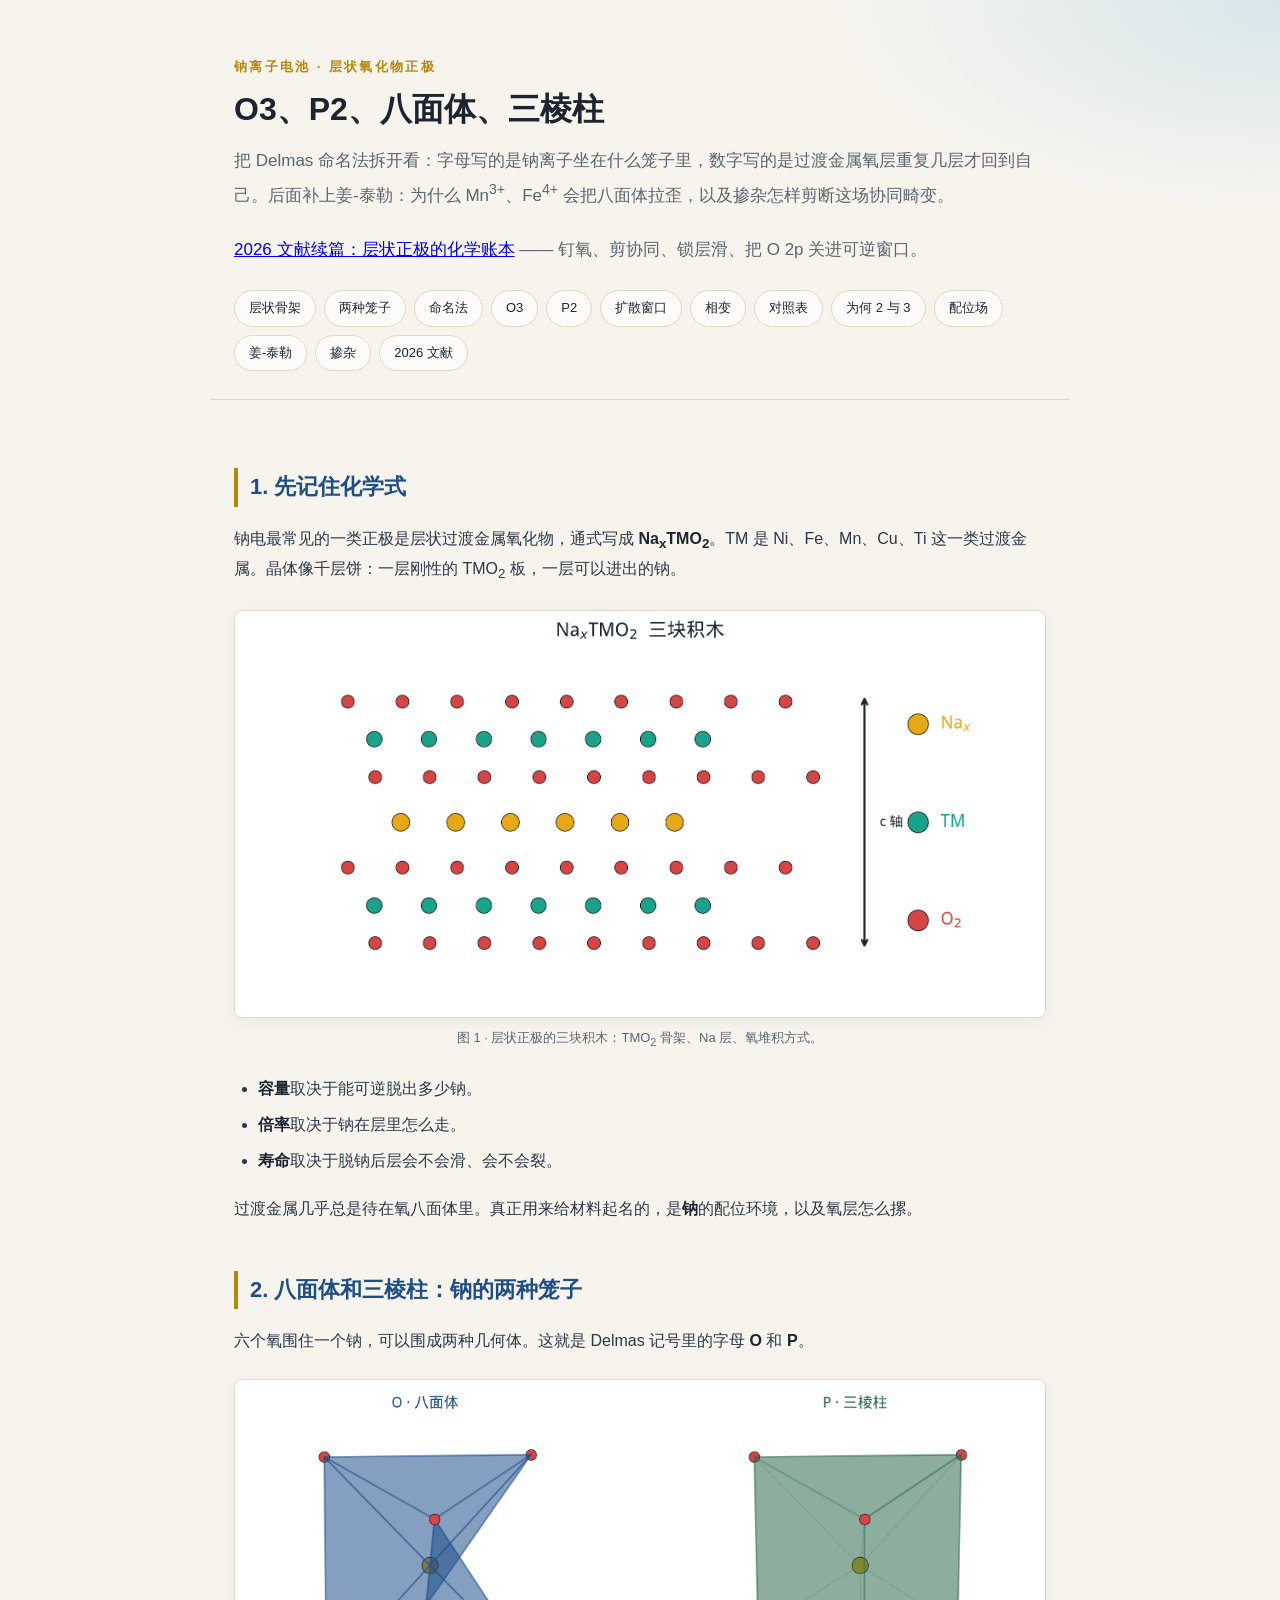
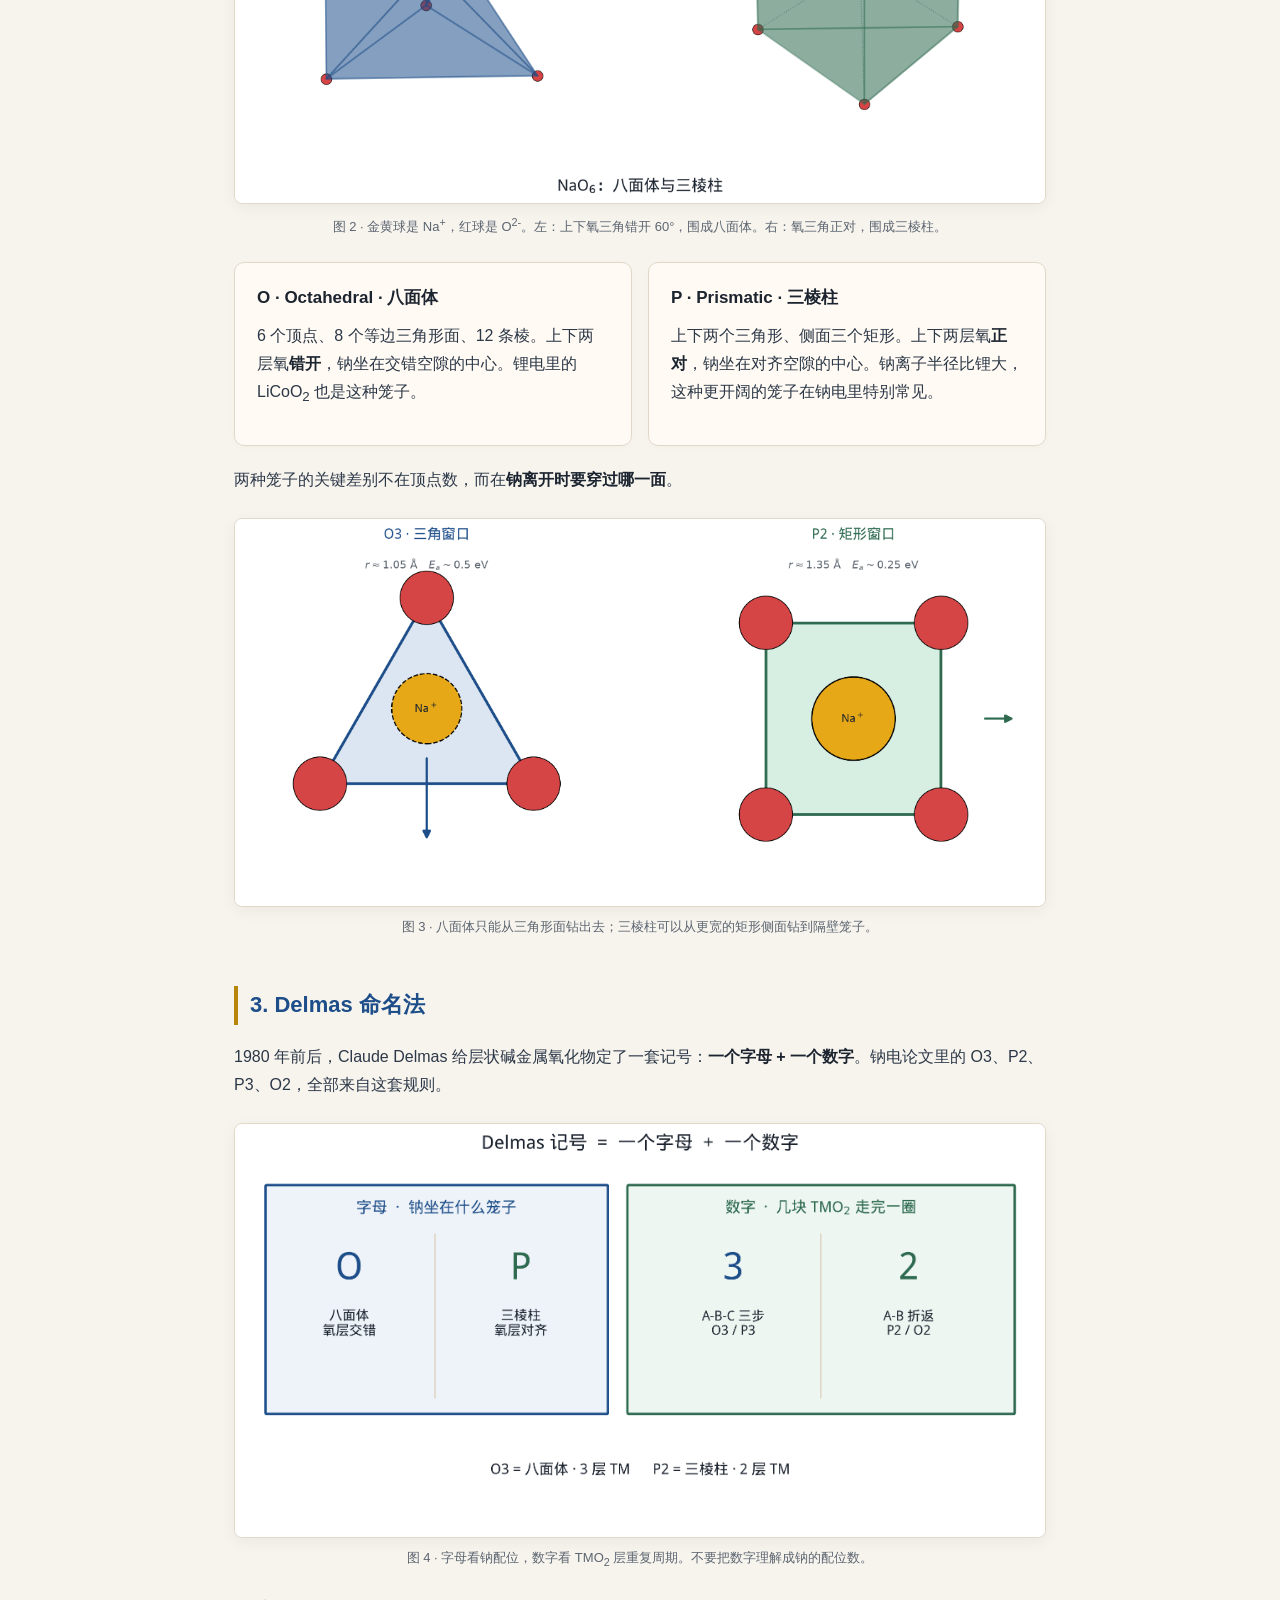
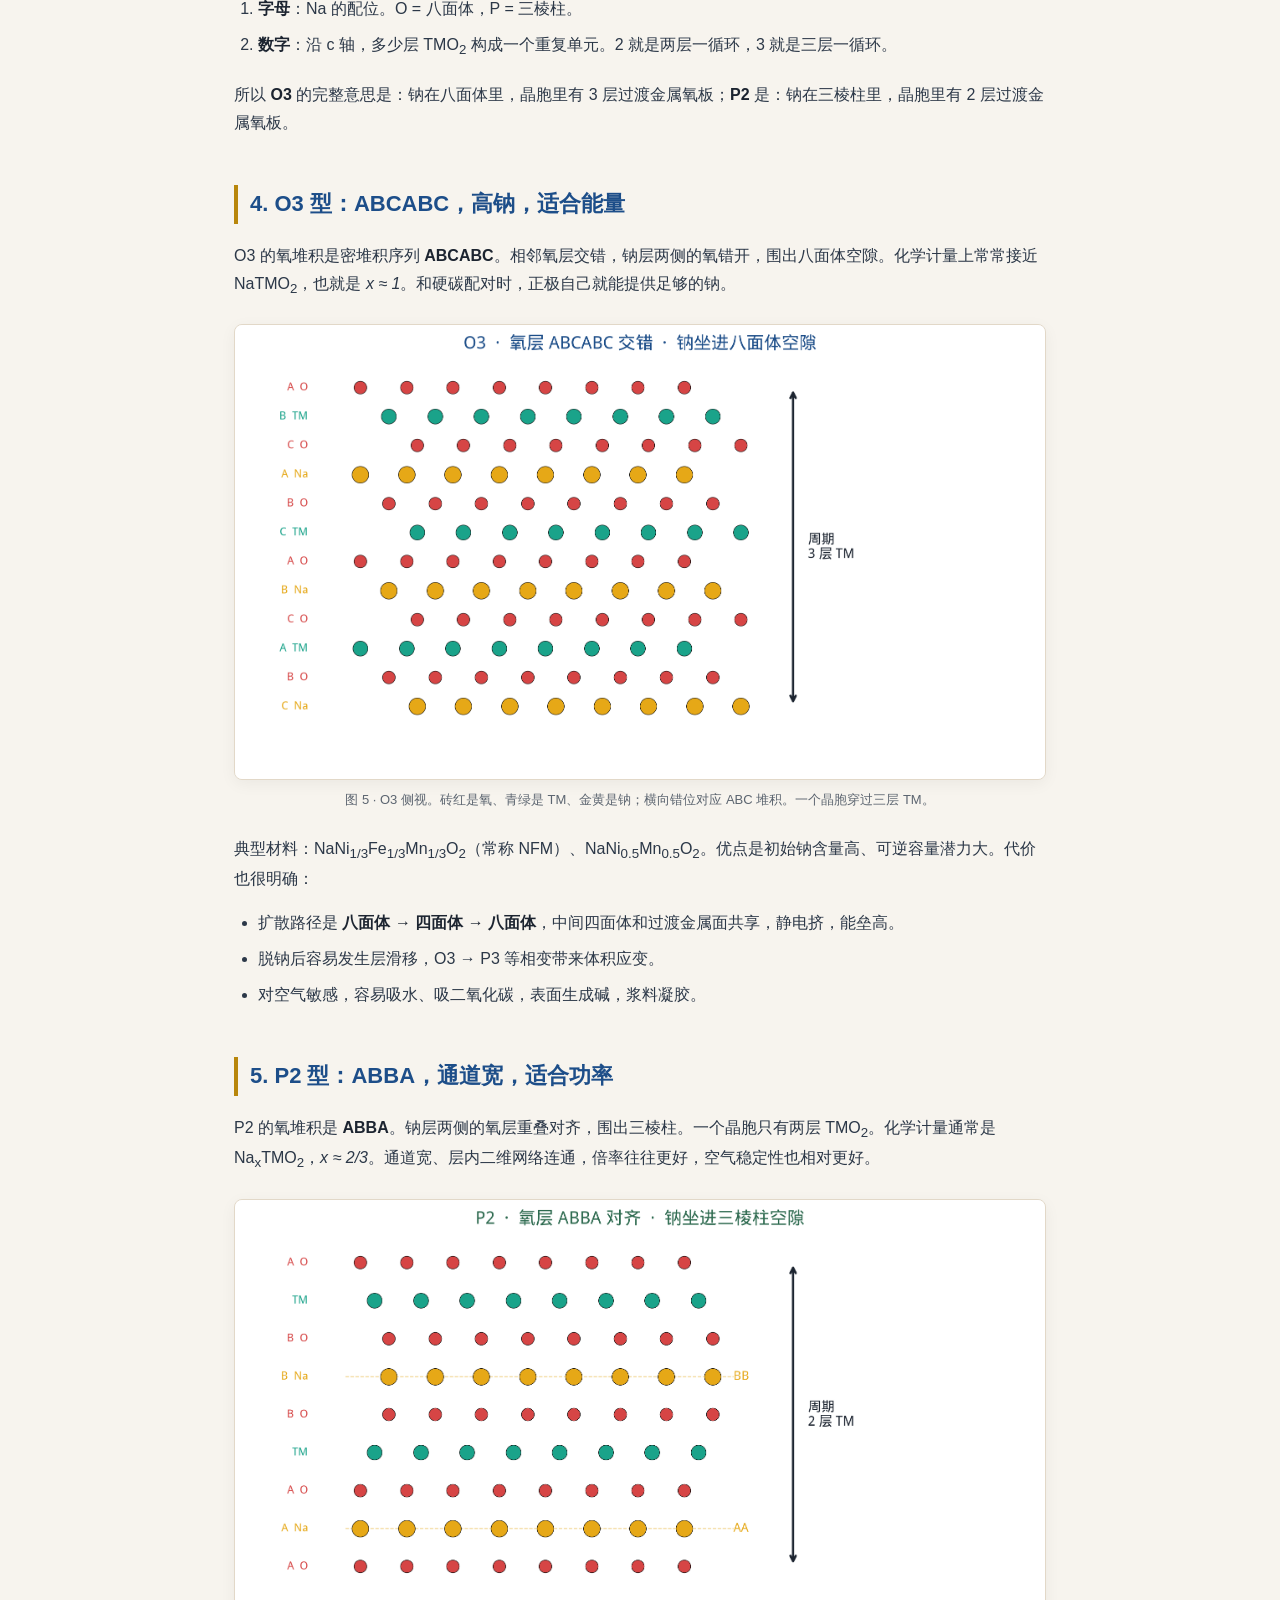
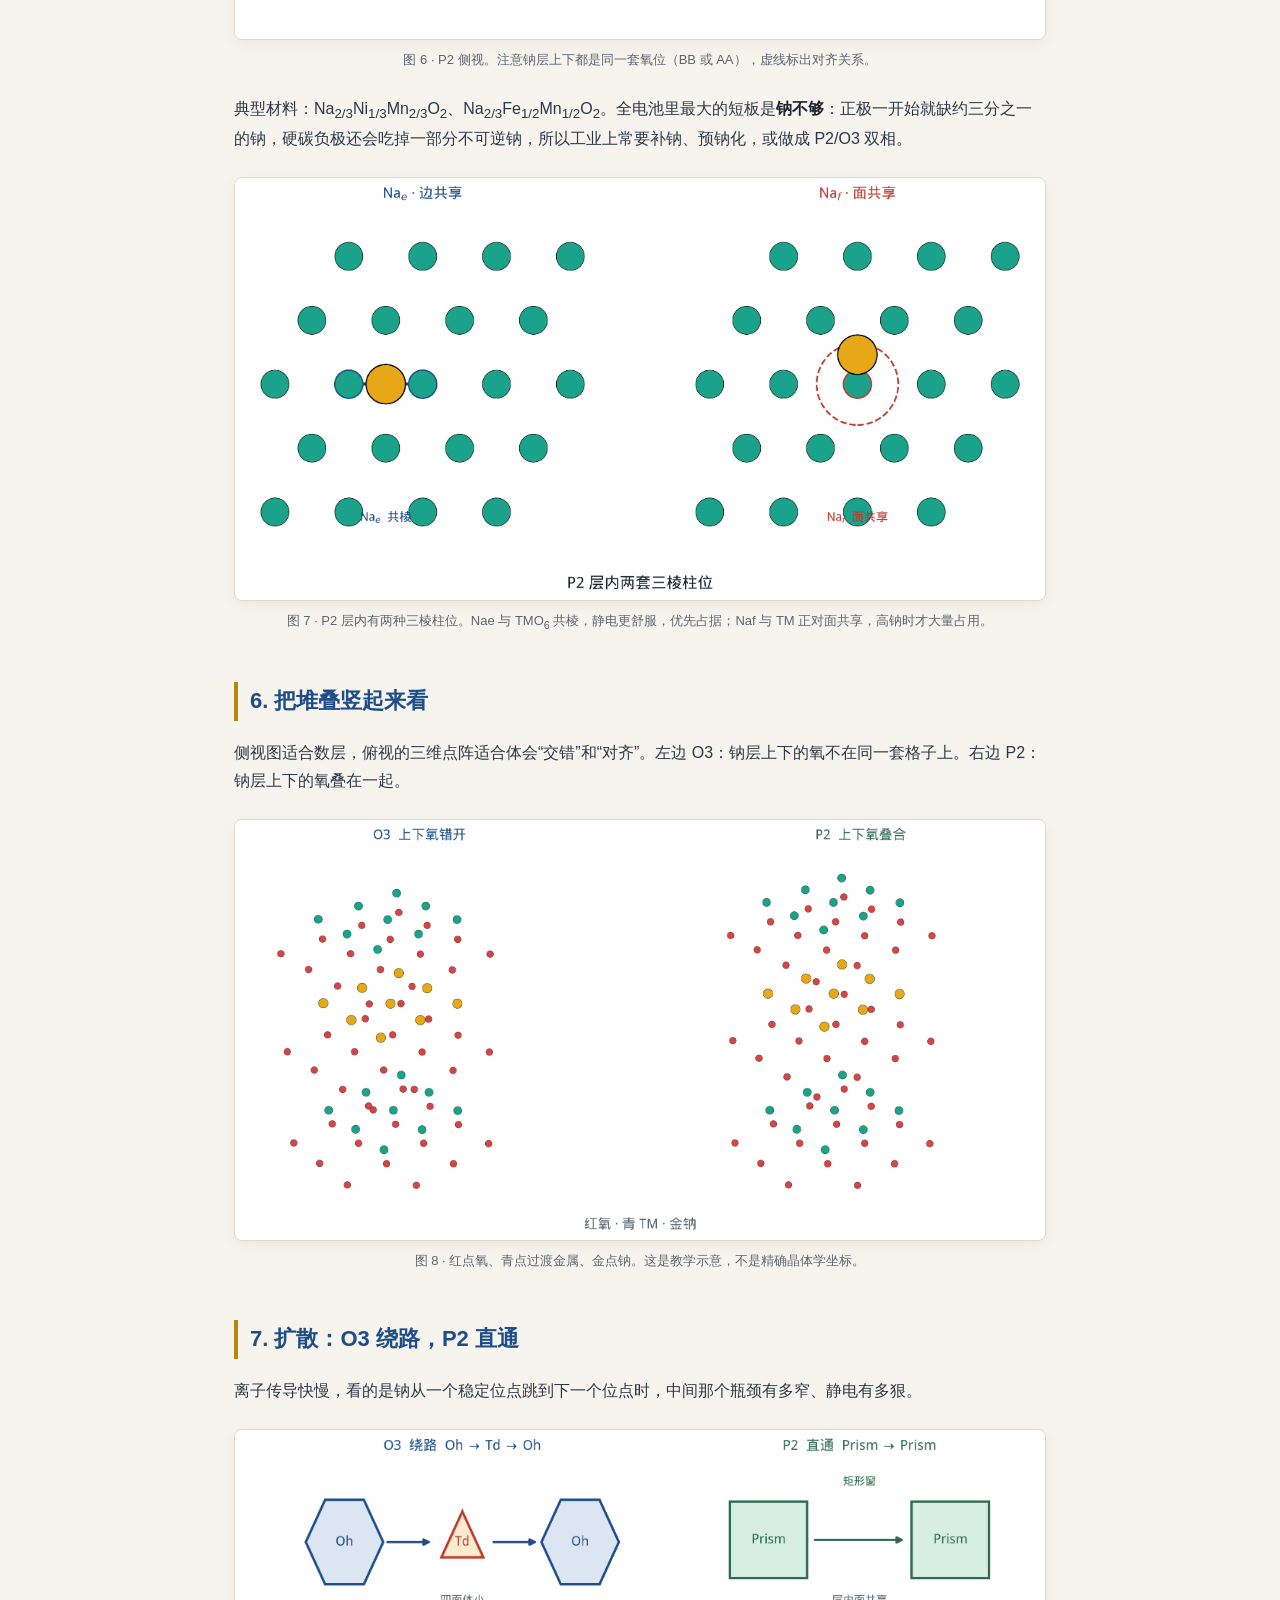
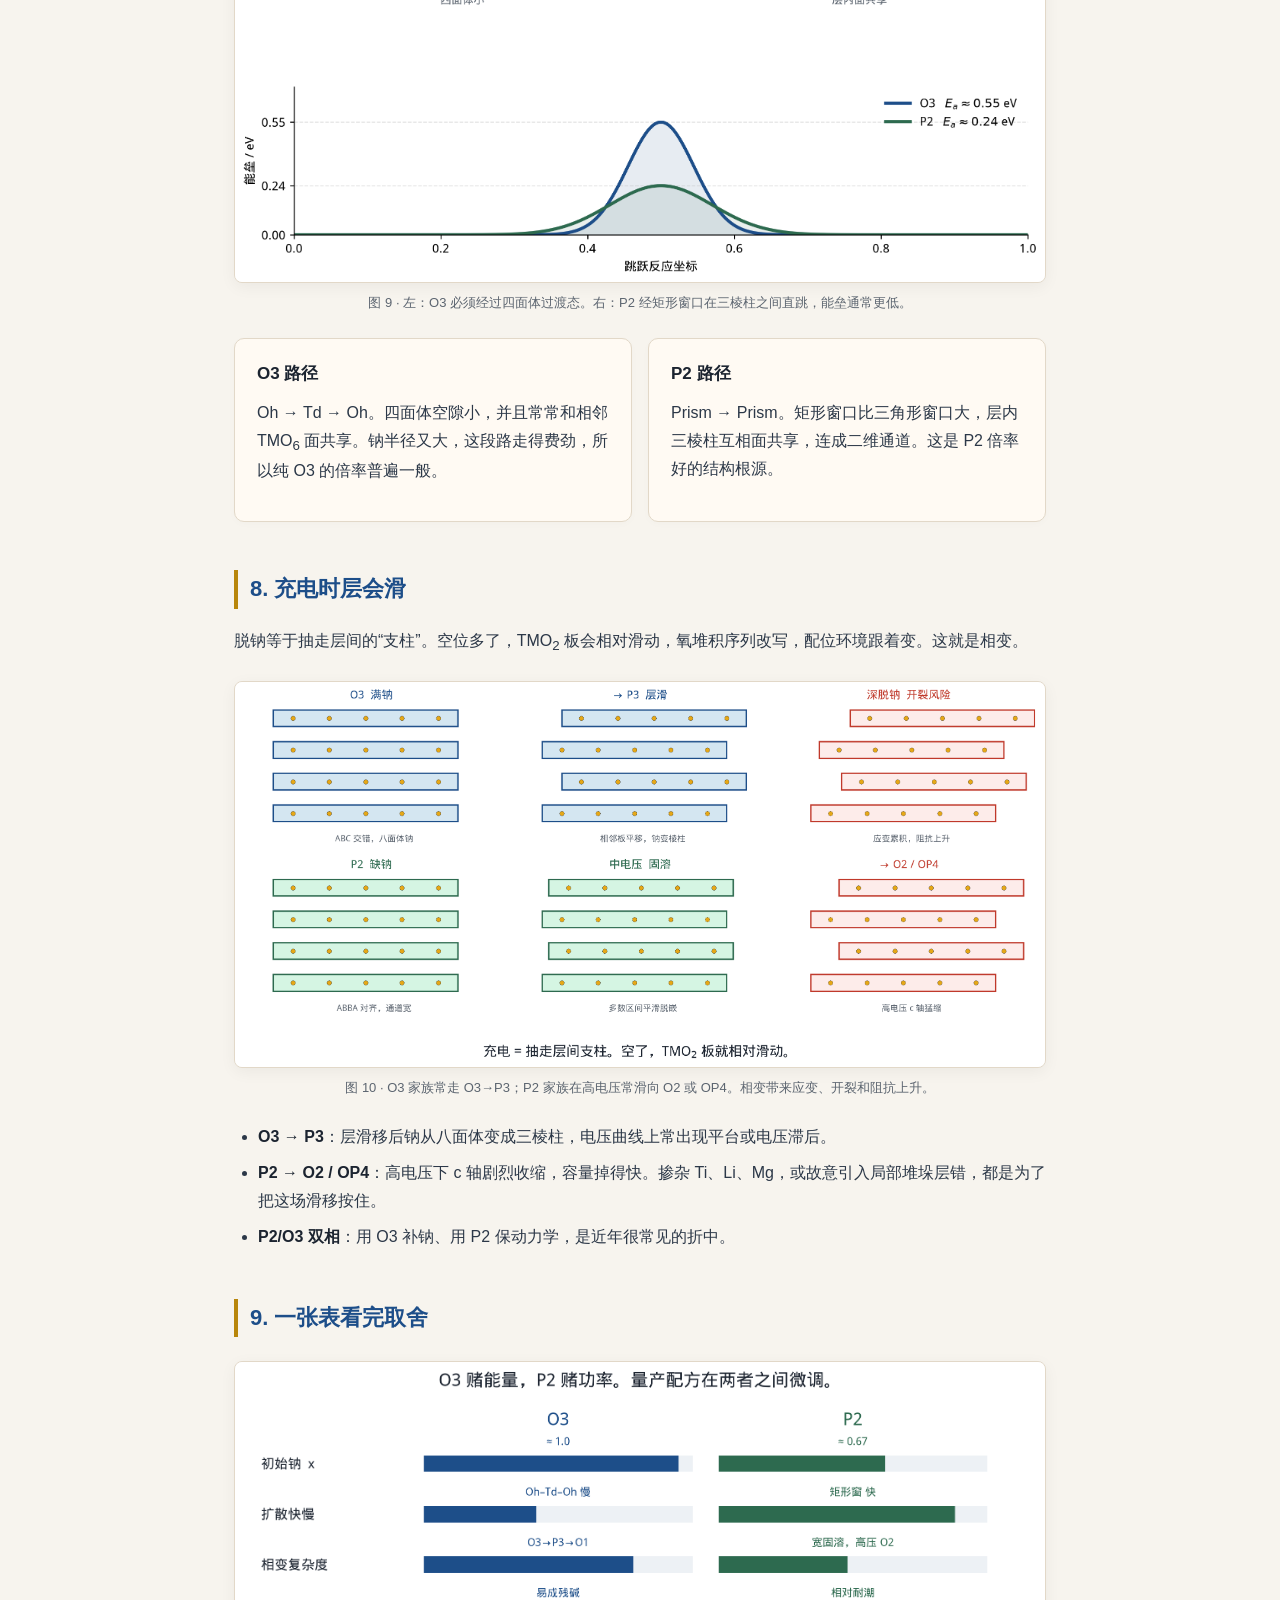
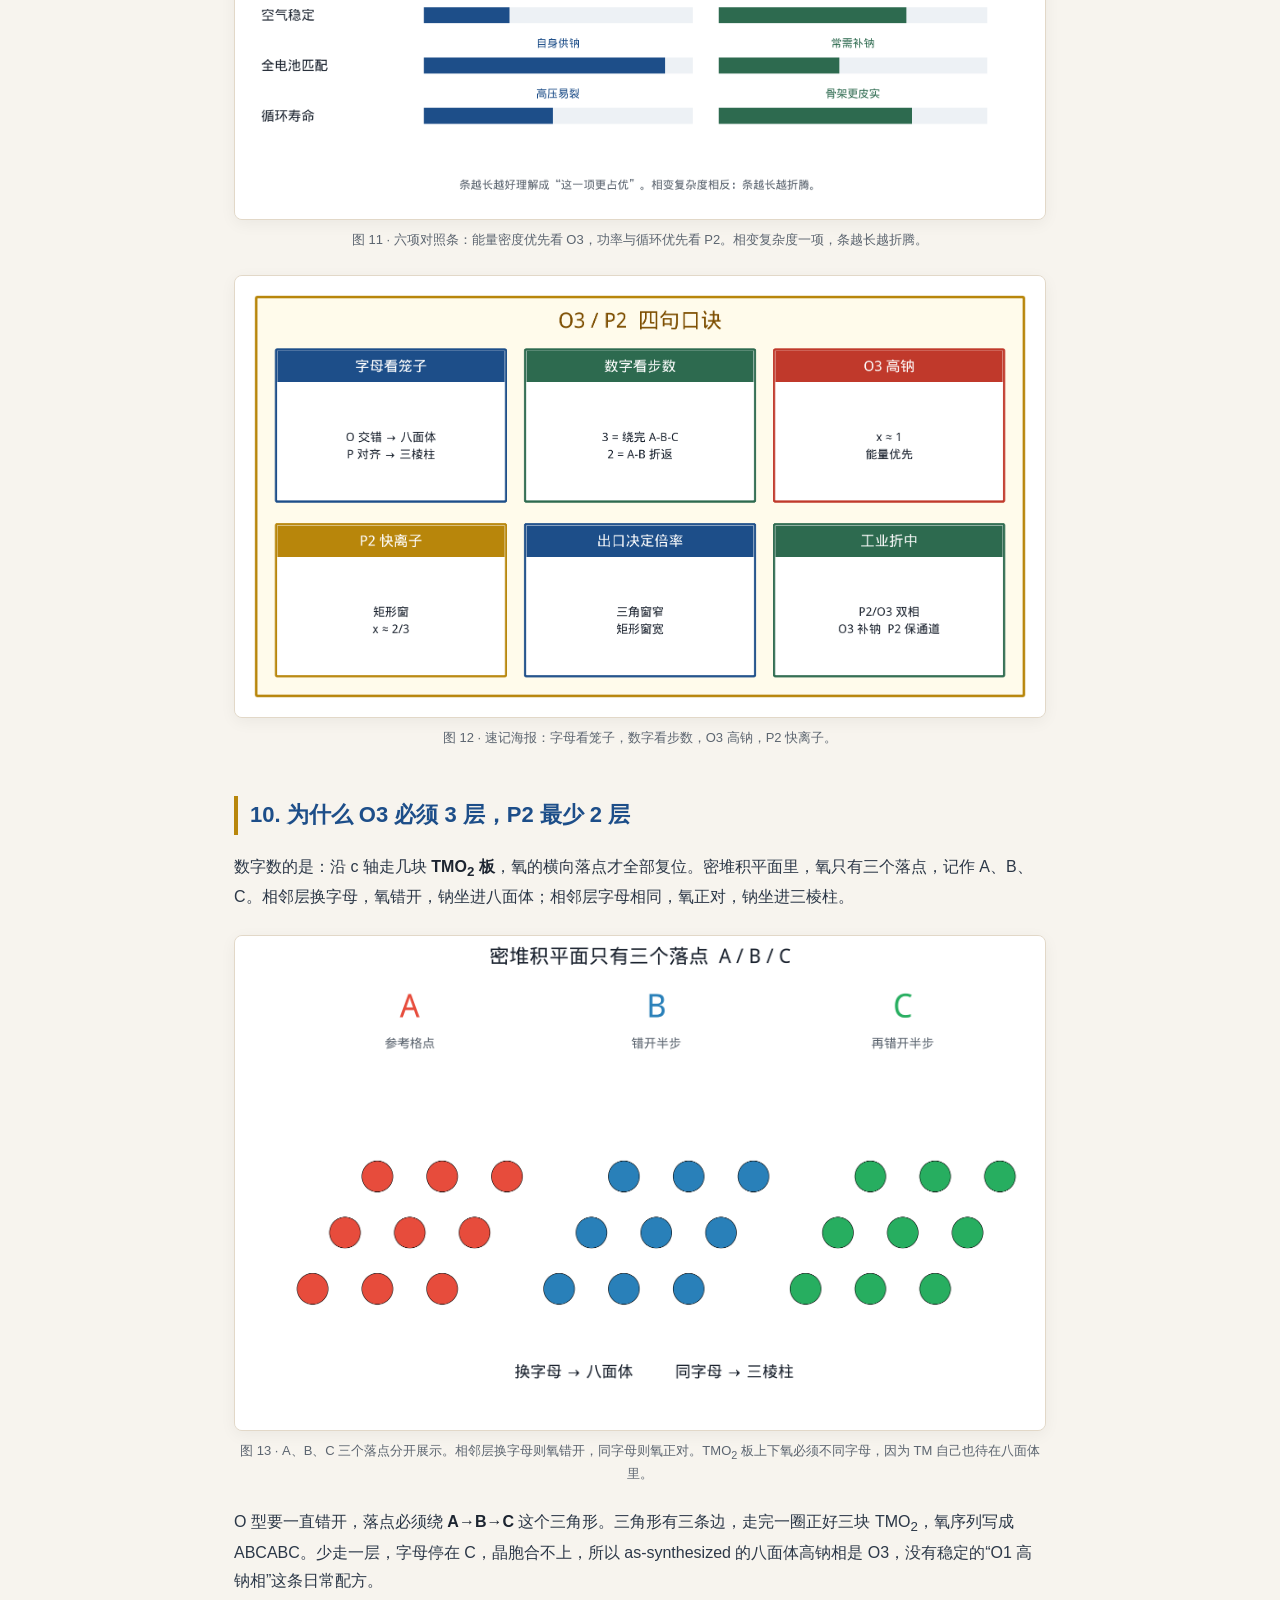
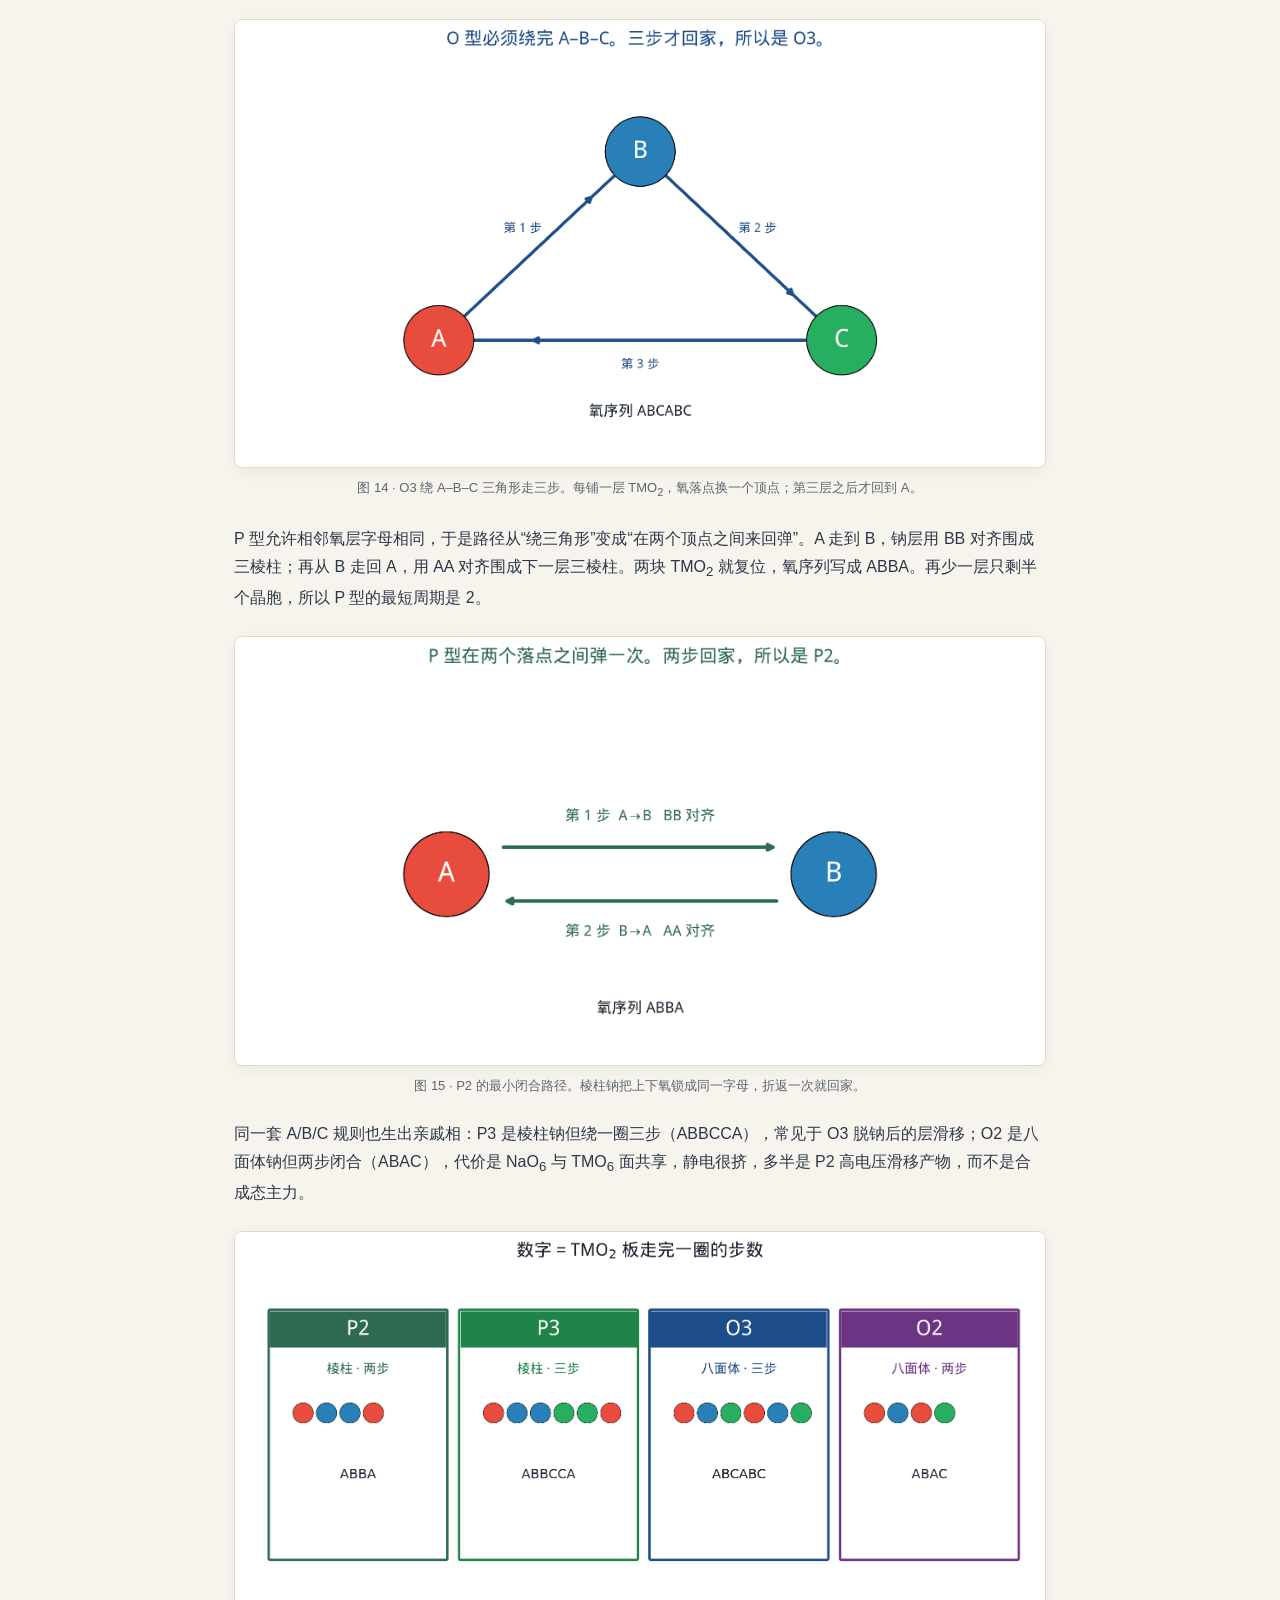
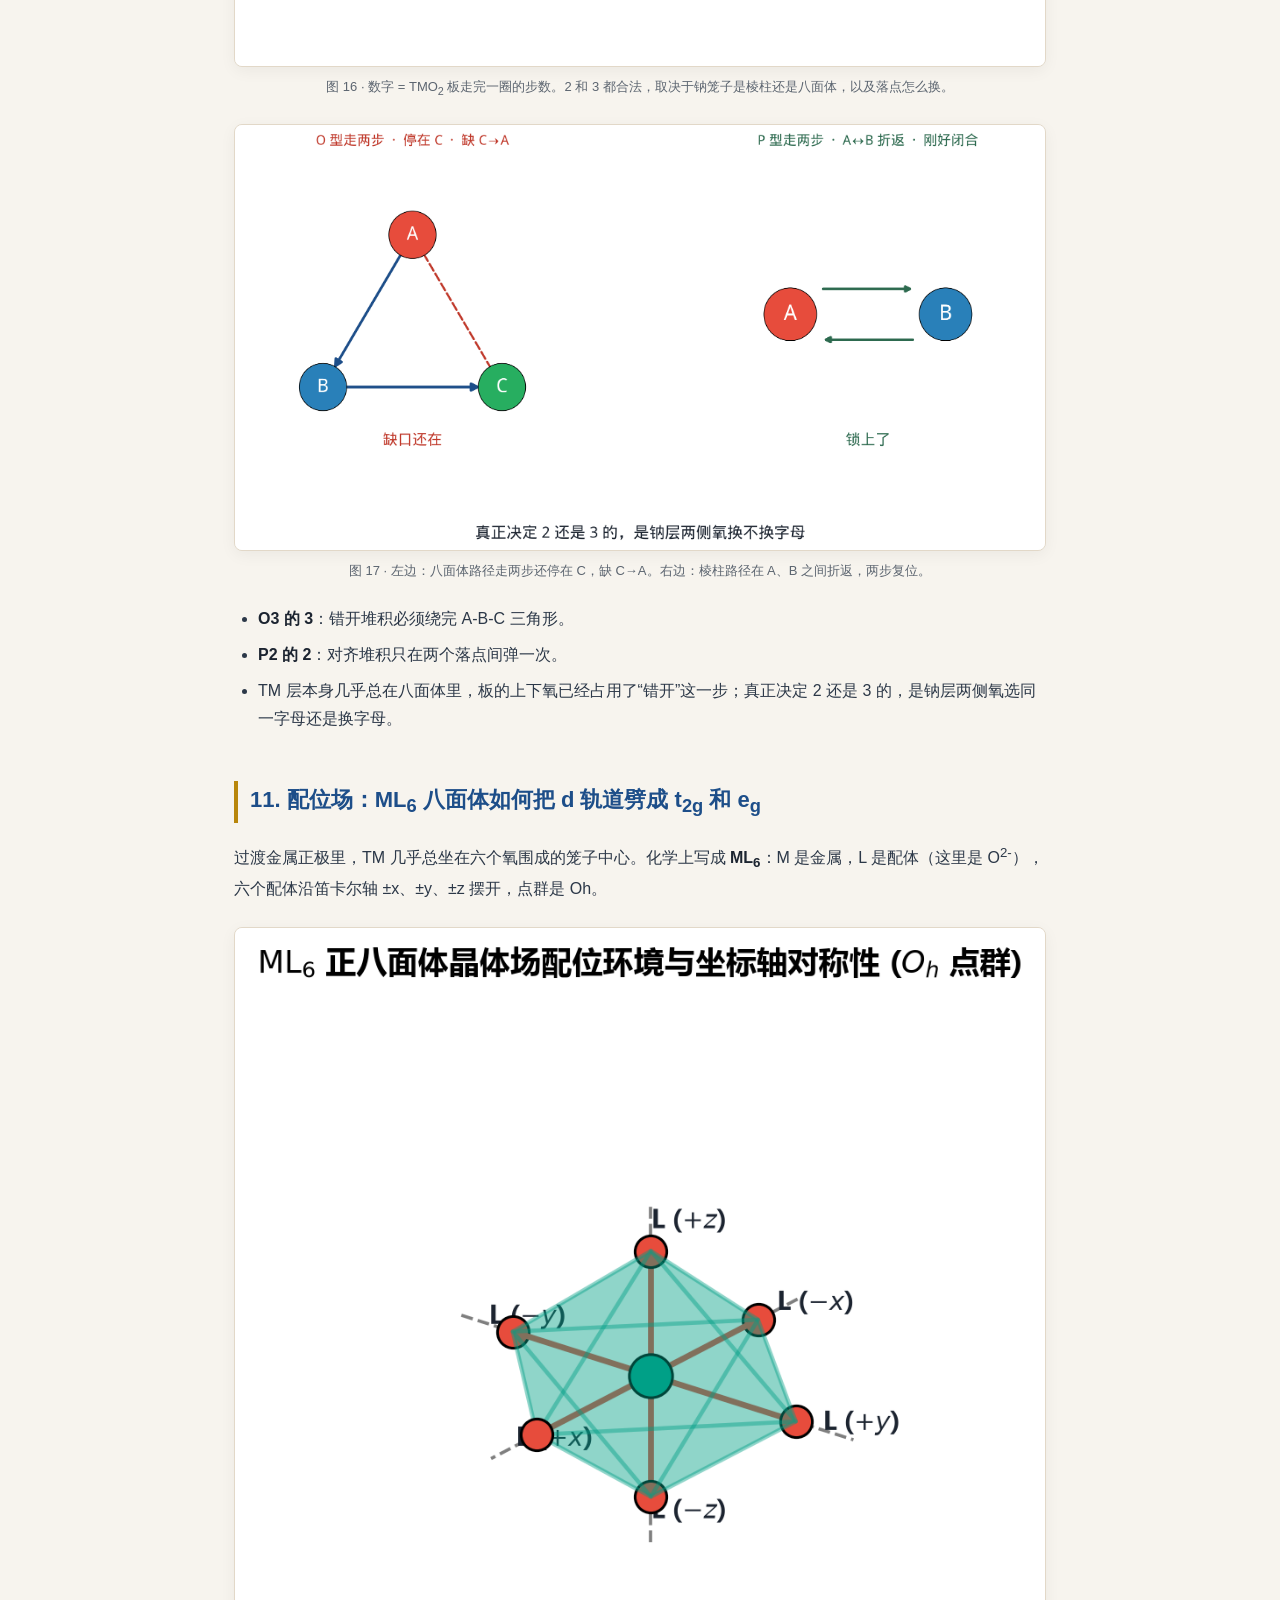
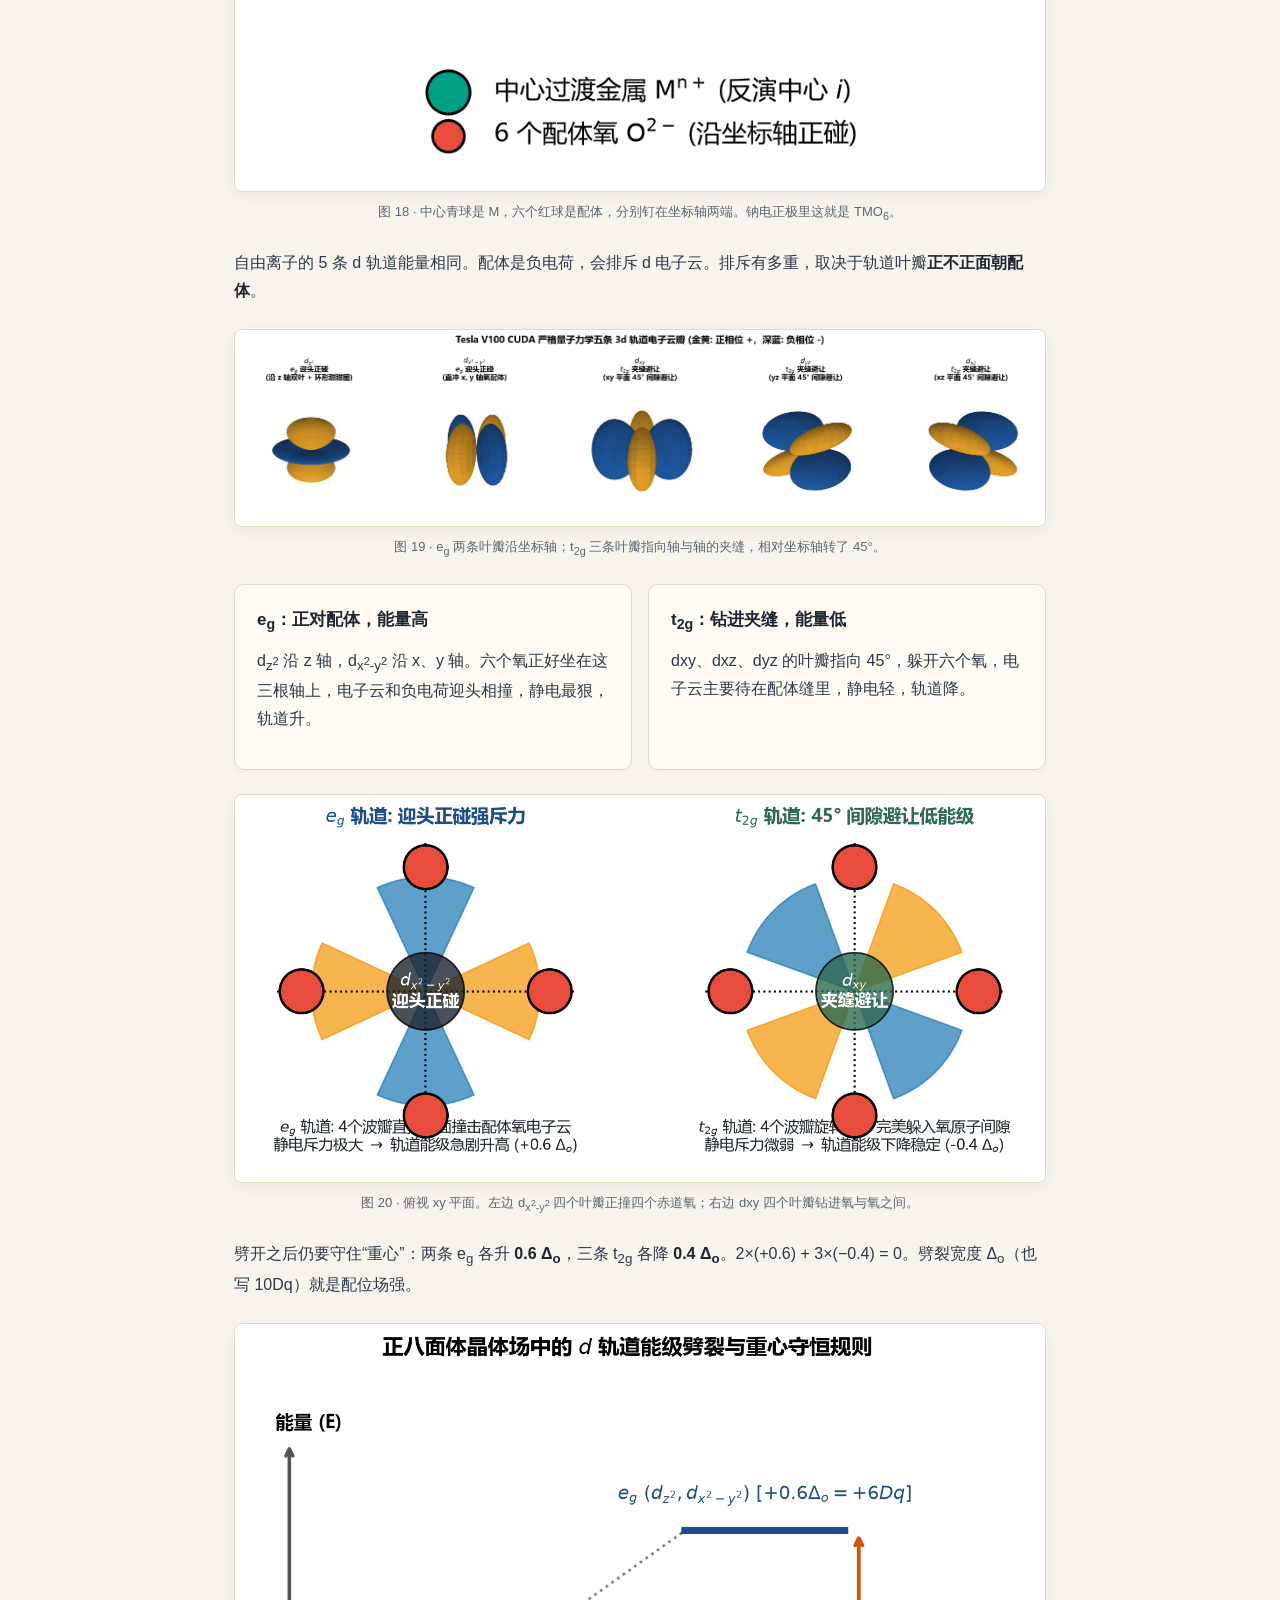
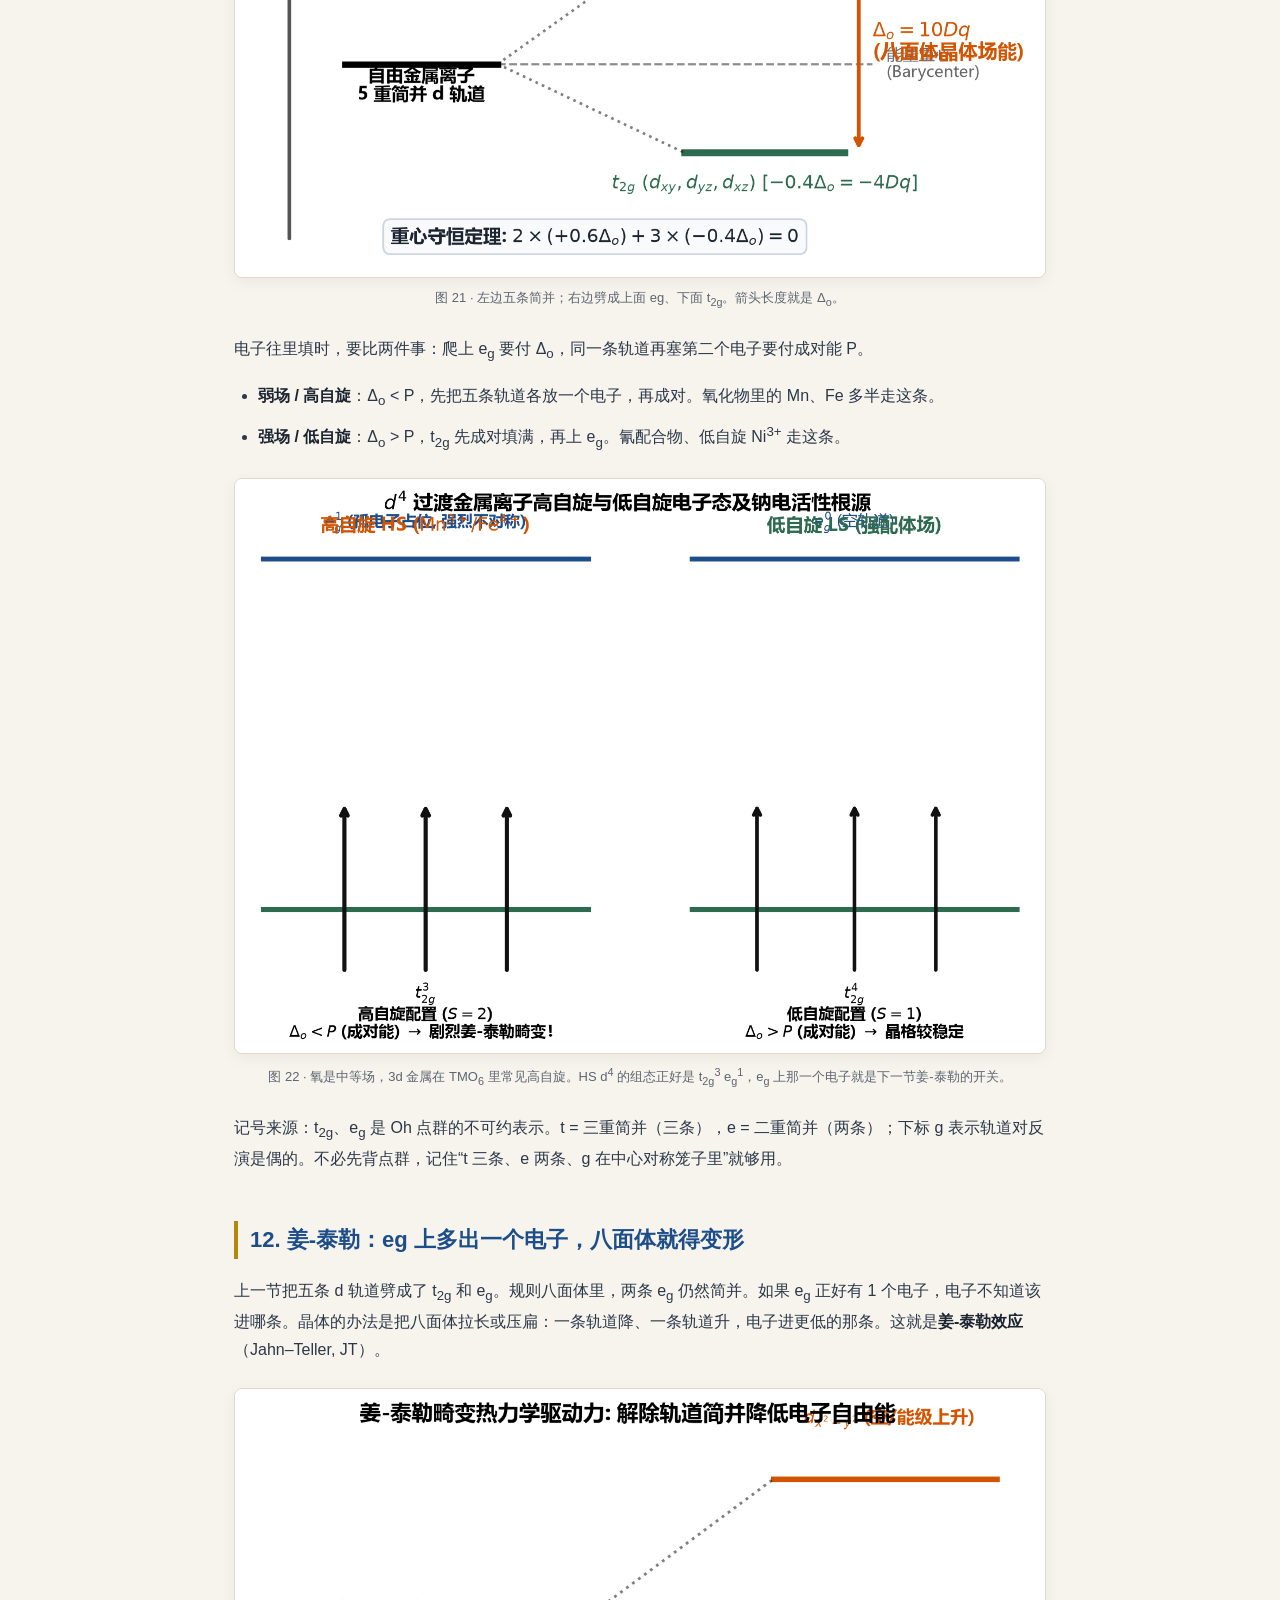
<file: index.html>
<!DOCTYPE html>
<html lang="zh-CN">
<head>
  <meta charset="UTF-8" />
  <meta name="viewport" content="width=device-width, initial-scale=1.0" />
    <title>钠电入门：O3、P2、八面体、三棱柱与姜-泰勒</title>
  <link rel="stylesheet" href="style.css" />
</head>
<body>
  <header class="hero">
    <p class="kicker">钠离子电池 · 层状氧化物正极</p>
    <h1>O3、P2、八面体、三棱柱</h1>
    <p class="lead">把 Delmas 命名法拆开看：字母写的是钠离子坐在什么笼子里，数字写的是过渡金属氧层重复几层才回到自己。后面补上姜-泰勒：为什么 Mn<sup>3+</sup>、Fe<sup>4+</sup> 会把八面体拉歪，以及掺杂怎样剪断这场协同畸变。</p>
    <p class="lead"><a href="sib-2026.html">2026 文献续篇：层状正极的化学账本</a> —— 钉氧、剪协同、锁层滑、把 O 2p 关进可逆窗口。</p>
    <nav class="toc">
      <a href="#formula">层状骨架</a>
      <a href="#polyhedra">两种笼子</a>
      <a href="#delmas">命名法</a>
      <a href="#o3">O3</a>
      <a href="#p2">P2</a>
      <a href="#hop">扩散窗口</a>
      <a href="#phase">相变</a>
      <a href="#compare">对照表</a>
      <a href="#period">为何 2 与 3</a>
      <a href="#cft">配位场</a>
      <a href="#jt">姜-泰勒</a>
      <a href="#dope">掺杂</a>
      <a href="sib-2026.html">2026 文献</a>
    </nav>
  </header>

  <main>
    <section id="formula">
      <h2>1. 先记住化学式</h2>
      <p>钠电最常见的一类正极是层状过渡金属氧化物，通式写成 <strong>Na<sub>x</sub>TMO<sub>2</sub></strong>。TM 是 Ni、Fe、Mn、Cu、Ti 这一类过渡金属。晶体像千层饼：一层刚性的 TMO<sub>2</sub> 板，一层可以进出的钠。</p>
      <figure>
        <img src="images/10_formula.png" alt="NaxTMO2 层状骨架示意" />
        <figcaption>图 1 · 层状正极的三块积木：TMO<sub>2</sub> 骨架、Na 层、氧堆积方式。</figcaption>
      </figure>
      <ul>
        <li><strong>容量</strong>取决于能可逆脱出多少钠。</li>
        <li><strong>倍率</strong>取决于钠在层里怎么走。</li>
        <li><strong>寿命</strong>取决于脱钠后层会不会滑、会不会裂。</li>
      </ul>
      <p>过渡金属几乎总是待在氧八面体里。真正用来给材料起名的，是<strong>钠</strong>的配位环境，以及氧层怎么摞。</p>
    </section>

    <section id="polyhedra">
      <h2>2. 八面体和三棱柱：钠的两种笼子</h2>
      <p>六个氧围住一个钠，可以围成两种几何体。这就是 Delmas 记号里的字母 <strong>O</strong> 和 <strong>P</strong>。</p>
      <figure>
        <img src="images/01_polyhedra.png" alt="八面体与三棱柱三维对比" />
        <figcaption>图 2 · 金黄球是 Na<sup>+</sup>，红球是 O<sup>2-</sup>。左：上下氧三角错开 60°，围成八面体。右：氧三角正对，围成三棱柱。</figcaption>
      </figure>
      <div class="grid two">
        <article>
          <h3>O · Octahedral · 八面体</h3>
          <p>6 个顶点、8 个等边三角形面、12 条棱。上下两层氧<strong>错开</strong>，钠坐在交错空隙的中心。锂电里的 LiCoO<sub>2</sub> 也是这种笼子。</p>
        </article>
        <article>
          <h3>P · Prismatic · 三棱柱</h3>
          <p>上下两个三角形、侧面三个矩形。上下两层氧<strong>正对</strong>，钠坐在对齐空隙的中心。钠离子半径比锂大，这种更开阔的笼子在钠电里特别常见。</p>
        </article>
      </div>
      <p>两种笼子的关键差别不在顶点数，而在<strong>钠离开时要穿过哪一面</strong>。</p>
      <figure>
        <img src="images/02_hop_windows.png" alt="八面体面共享窗口与三棱柱矩形窗口" />
        <figcaption>图 3 · 八面体只能从三角形面钻出去；三棱柱可以从更宽的矩形侧面钻到隔壁笼子。</figcaption>
      </figure>
    </section>

    <section id="delmas">
      <h2>3. Delmas 命名法</h2>
      <p>1980 年前后，Claude Delmas 给层状碱金属氧化物定了一套记号：<strong>一个字母 + 一个数字</strong>。钠电论文里的 O3、P2、P3、O2，全部来自这套规则。</p>
      <figure>
        <img src="images/05_delmas.png" alt="Delmas 命名法示意图" />
        <figcaption>图 4 · 字母看钠配位，数字看 TMO<sub>2</sub> 层重复周期。不要把数字理解成钠的配位数。</figcaption>
      </figure>
      <ol>
        <li><strong>字母</strong>：Na 的配位。O = 八面体，P = 三棱柱。</li>
        <li><strong>数字</strong>：沿 c 轴，多少层 TMO<sub>2</sub> 构成一个重复单元。2 就是两层一循环，3 就是三层一循环。</li>
      </ol>
      <p>所以 <strong>O3</strong> 的完整意思是：钠在八面体里，晶胞里有 3 层过渡金属氧板；<strong>P2</strong> 是：钠在三棱柱里，晶胞里有 2 层过渡金属氧板。</p>
    </section>

    <section id="o3">
      <h2>4. O3 型：ABCABC，高钠，适合能量</h2>
      <p>O3 的氧堆积是密堆积序列 <strong>ABCABC</strong>。相邻氧层交错，钠层两侧的氧错开，围出八面体空隙。化学计量上常常接近 NaTMO<sub>2</sub>，也就是 <em>x ≈ 1</em>。和硬碳配对时，正极自己就能提供足够的钠。</p>
      <figure>
        <img src="images/03_o3_stacking.png" alt="O3 型侧视堆叠" />
        <figcaption>图 5 · O3 侧视。砖红是氧、青绿是 TM、金黄是钠；横向错位对应 ABC 堆积。一个晶胞穿过三层 TM。</figcaption>
      </figure>
      <p>典型材料：NaNi<sub>1/3</sub>Fe<sub>1/3</sub>Mn<sub>1/3</sub>O<sub>2</sub>（常称 NFM）、NaNi<sub>0.5</sub>Mn<sub>0.5</sub>O<sub>2</sub>。优点是初始钠含量高、可逆容量潜力大。代价也很明确：</p>
      <ul>
        <li>扩散路径是 <strong>八面体 → 四面体 → 八面体</strong>，中间四面体和过渡金属面共享，静电挤，能垒高。</li>
        <li>脱钠后容易发生层滑移，O3 → P3 等相变带来体积应变。</li>
        <li>对空气敏感，容易吸水、吸二氧化碳，表面生成碱，浆料凝胶。</li>
      </ul>
    </section>

    <section id="p2">
      <h2>5. P2 型：ABBA，通道宽，适合功率</h2>
      <p>P2 的氧堆积是 <strong>ABBA</strong>。钠层两侧的氧层重叠对齐，围出三棱柱。一个晶胞只有两层 TMO<sub>2</sub>。化学计量通常是 Na<sub>x</sub>TMO<sub>2</sub>，<em>x ≈ 2/3</em>。通道宽、层内二维网络连通，倍率往往更好，空气稳定性也相对更好。</p>
      <figure>
        <img src="images/04_p2_stacking.png" alt="P2 型侧视堆叠" />
        <figcaption>图 6 · P2 侧视。注意钠层上下都是同一套氧位（BB 或 AA），虚线标出对齐关系。</figcaption>
      </figure>
      <p>典型材料：Na<sub>2/3</sub>Ni<sub>1/3</sub>Mn<sub>2/3</sub>O<sub>2</sub>、Na<sub>2/3</sub>Fe<sub>1/2</sub>Mn<sub>1/2</sub>O<sub>2</sub>。全电池里最大的短板是<strong>钠不够</strong>：正极一开始就缺约三分之一的钠，硬碳负极还会吃掉一部分不可逆钠，所以工业上常要补钠、预钠化，或做成 P2/O3 双相。</p>
      <figure>
        <img src="images/06_p2_na_sites.png" alt="P2 中 Nae 与 Naf 两种钠位" />
        <figcaption>图 7 · P2 层内有两种三棱柱位。Nae 与 TMO<sub>6</sub> 共棱，静电更舒服，优先占据；Naf 与 TM 正对面共享，高钠时才大量占用。</figcaption>
      </figure>
    </section>

    <section id="layers3d">
      <h2>6. 把堆叠竖起来看</h2>
      <p>侧视图适合数层，俯视的三维点阵适合体会“交错”和“对齐”。左边 O3：钠层上下的氧不在同一套格子上。右边 P2：钠层上下的氧叠在一起。</p>
      <figure>
        <img src="images/11_3d_layers.png" alt="O3 与 P2 三维点阵对比" />
        <figcaption>图 8 · 红点氧、青点过渡金属、金点钠。这是教学示意，不是精确晶体学坐标。</figcaption>
      </figure>
    </section>

    <section id="hop">
      <h2>7. 扩散：O3 绕路，P2 直通</h2>
      <p>离子传导快慢，看的是钠从一个稳定位点跳到下一个位点时，中间那个瓶颈有多窄、静电有多狠。</p>
      <figure>
        <img src="images/07_diffusion.png" alt="O3 与 P2 扩散能垒对比" />
        <figcaption>图 9 · 左：O3 必须经过四面体过渡态。右：P2 经矩形窗口在三棱柱之间直跳，能垒通常更低。</figcaption>
      </figure>
      <div class="grid two">
        <article>
          <h3>O3 路径</h3>
          <p>Oh → Td → Oh。四面体空隙小，并且常常和相邻 TMO<sub>6</sub> 面共享。钠半径又大，这段路走得费劲，所以纯 O3 的倍率普遍一般。</p>
        </article>
        <article>
          <h3>P2 路径</h3>
          <p>Prism → Prism。矩形窗口比三角形窗口大，层内三棱柱互相面共享，连成二维通道。这是 P2 倍率好的结构根源。</p>
        </article>
      </div>
    </section>

    <section id="phase">
      <h2>8. 充电时层会滑</h2>
      <p>脱钠等于抽走层间的“支柱”。空位多了，TMO<sub>2</sub> 板会相对滑动，氧堆积序列改写，配位环境跟着变。这就是相变。</p>
      <figure>
        <img src="images/08_phase_transition.png" alt="O3 与 P2 充电相变" />
        <figcaption>图 10 · O3 家族常走 O3→P3；P2 家族在高电压常滑向 O2 或 OP4。相变带来应变、开裂和阻抗上升。</figcaption>
      </figure>
      <ul>
        <li><strong>O3 → P3</strong>：层滑移后钠从八面体变成三棱柱，电压曲线上常出现平台或电压滞后。</li>
        <li><strong>P2 → O2 / OP4</strong>：高电压下 c 轴剧烈收缩，容量掉得快。掺杂 Ti、Li、Mg，或故意引入局部堆垛层错，都是为了把这场滑移按住。</li>
        <li><strong>P2/O3 双相</strong>：用 O3 补钠、用 P2 保动力学，是近年很常见的折中。</li>
      </ul>
    </section>

    <section id="compare">
      <h2>9. 一张表看完取舍</h2>
      <figure>
        <img src="images/09_compare.png" alt="O3 与 P2 对照表" />
        <figcaption>图 11 · 六项对照条：能量密度优先看 O3，功率与循环优先看 P2。相变复杂度一项，条越长越折腾。</figcaption>
      </figure>
      <figure>
        <img src="images/12_poster.png" alt="钠电层状正极速记海报" />
        <figcaption>图 12 · 速记海报：字母看笼子，数字看步数，O3 高钠，P2 快离子。</figcaption>
      </figure>
    </section>

    <section id="period">
      <h2>10. 为什么 O3 必须 3 层，P2 最少 2 层</h2>
      <p>数字数的是：沿 c 轴走几块 <strong>TMO<sub>2</sub> 板</strong>，氧的横向落点才全部复位。密堆积平面里，氧只有三个落点，记作 A、B、C。相邻层换字母，氧错开，钠坐进八面体；相邻层字母相同，氧正对，钠坐进三棱柱。</p>
      <figure>
        <img src="images/20_abc_sites.png" alt="氧层 A B C 三个横向落点" />
        <figcaption>图 13 · A、B、C 三个落点分开展示。相邻层换字母则氧错开，同字母则氧正对。TMO<sub>2</sub> 板上下氧必须不同字母，因为 TM 自己也待在八面体里。</figcaption>
      </figure>
      <p>O 型要一直错开，落点必须绕 <strong>A→B→C</strong> 这个三角形。三角形有三条边，走完一圈正好三块 TMO<sub>2</sub>，氧序列写成 ABCABC。少走一层，字母停在 C，晶胞合不上，所以 as-synthesized 的八面体高钠相是 O3，没有稳定的“O1 高钠相”这条日常配方。</p>
      <figure>
        <img src="images/21_o3_three_steps.png" alt="O3 沿 A-B-C 三角形三步闭合" />
        <figcaption>图 14 · O3 绕 A–B–C 三角形走三步。每铺一层 TMO<sub>2</sub>，氧落点换一个顶点；第三层之后才回到 A。</figcaption>
      </figure>
      <p>P 型允许相邻氧层字母相同，于是路径从“绕三角形”变成“在两个顶点之间来回弹”。A 走到 B，钠层用 BB 对齐围成三棱柱；再从 B 走回 A，用 AA 对齐围成下一层三棱柱。两块 TMO<sub>2</sub> 就复位，氧序列写成 ABBA。再少一层只剩半个晶胞，所以 P 型的最短周期是 2。</p>
      <figure>
        <img src="images/22_p2_two_steps.png" alt="P2 在 A 与 B 之间两步闭合" />
        <figcaption>图 15 · P2 的最小闭合路径。棱柱钠把上下氧锁成同一字母，折返一次就回家。</figcaption>
      </figure>
      <p>同一套 A/B/C 规则也生出亲戚相：P3 是棱柱钠但绕一圈三步（ABBCCA），常见于 O3 脱钠后的层滑移；O2 是八面体钠但两步闭合（ABAC），代价是 NaO<sub>6</sub> 与 TMO<sub>6</sub> 面共享，静电很挤，多半是 P2 高电压滑移产物，而不是合成态主力。</p>
      <figure>
        <img src="images/23_period_family.png" alt="P2 P3 O3 O2 周期家族" />
        <figcaption>图 16 · 数字 = TMO<sub>2</sub> 板走完一圈的步数。2 和 3 都合法，取决于钠笼子是棱柱还是八面体，以及落点怎么换。</figcaption>
      </figure>
      <figure>
        <img src="images/24_cannot_close.png" alt="O 型两步合不上，P 型两步刚好闭合" />
        <figcaption>图 17 · 左边：八面体路径走两步还停在 C，缺 C→A。右边：棱柱路径在 A、B 之间折返，两步复位。</figcaption>
      </figure>
      <ul>
        <li><strong>O3 的 3</strong>：错开堆积必须绕完 A-B-C 三角形。</li>
        <li><strong>P2 的 2</strong>：对齐堆积只在两个落点间弹一次。</li>
        <li>TM 层本身几乎总在八面体里，板的上下氧已经占用了“错开”这一步；真正决定 2 还是 3 的，是钠层两侧氧选同一字母还是换字母。</li>
      </ul>
    </section>

    <section id="cft">
      <h2>11. 配位场：ML<sub>6</sub> 八面体如何把 d 轨道劈成 t<sub>2g</sub> 和 e<sub>g</sub></h2>
      <p>过渡金属正极里，TM 几乎总坐在六个氧围成的笼子中心。化学上写成 <strong>ML<sub>6</sub></strong>：M 是金属，L 是配体（这里是 O<sup>2-</sup>），六个配体沿笛卡尔轴 ±x、±y、±z 摆开，点群是 Oh。</p>
      <figure>
        <img src="images/25_ml6_octahedron.png" alt="ML6 八面体配位示意" />
        <figcaption>图 18 · 中心青球是 M，六个红球是配体，分别钉在坐标轴两端。钠电正极里这就是 TMO<sub>6</sub>。</figcaption>
      </figure>
      <p>自由离子的 5 条 d 轨道能量相同。配体是负电荷，会排斥 d 电子云。排斥有多重，取决于轨道叶瓣<strong>正不正面朝配体</strong>。</p>
      <figure>
        <img src="images/26_d_orbitals.png" alt="五条 d 轨道形状：eg 与 t2g" />
        <figcaption>图 19 · e<sub>g</sub> 两条叶瓣沿坐标轴；t<sub>2g</sub> 三条叶瓣指向轴与轴的夹缝，相对坐标轴转了 45°。</figcaption>
      </figure>
      <div class="grid two">
        <article>
          <h3>e<sub>g</sub>：正对配体，能量高</h3>
          <p>d<sub>z<sup>2</sup></sub> 沿 z 轴，d<sub>x<sup>2</sup>-y<sup>2</sup></sub> 沿 x、y 轴。六个氧正好坐在这三根轴上，电子云和负电荷迎头相撞，静电最狠，轨道升。</p>
        </article>
        <article>
          <h3>t<sub>2g</sub>：钻进夹缝，能量低</h3>
          <p>dxy、dxz、dyz 的叶瓣指向 45°，躲开六个氧，电子云主要待在配体缝里，静电轻，轨道降。</p>
        </article>
      </div>
      <figure>
        <img src="images/27_pointing.png" alt="dx2-y2 正对氧与 dxy 躲进夹缝" />
        <figcaption>图 20 · 俯视 xy 平面。左边 d<sub>x<sup>2</sup>-y<sup>2</sup></sub> 四个叶瓣正撞四个赤道氧；右边 dxy 四个叶瓣钻进氧与氧之间。</figcaption>
      </figure>
      <p>劈开之后仍要守住“重心”：两条 e<sub>g</sub> 各升 <strong>0.6 Δ<sub>o</sub></strong>，三条 t<sub>2g</sub> 各降 <strong>0.4 Δ<sub>o</sub></strong>。2×(+0.6) + 3×(−0.4) = 0。劈裂宽度 Δ<sub>o</sub>（也写 10Dq）就是配位场强。</p>
      <figure>
        <img src="images/28_octahedral_split.png" alt="八面体晶体场把 d 轨道劈成 t2g 和 eg" />
        <figcaption>图 21 · 左边五条简并；右边劈成上面 eg、下面 t<sub>2g</sub>。箭头长度就是 Δ<sub>o</sub>。</figcaption>
      </figure>
      <p>电子往里填时，要比两件事：爬上 e<sub>g</sub> 要付 Δ<sub>o</sub>，同一条轨道再塞第二个电子要付成对能 P。</p>
      <ul>
        <li><strong>弱场 / 高自旋</strong>：Δ<sub>o</sub> &lt; P，先把五条轨道各放一个电子，再成对。氧化物里的 Mn、Fe 多半走这条。</li>
        <li><strong>强场 / 低自旋</strong>：Δ<sub>o</sub> &gt; P，t<sub>2g</sub> 先成对填满，再上 e<sub>g</sub>。氰配合物、低自旋 Ni<sup>3+</sup> 走这条。</li>
      </ul>
      <figure>
        <img src="images/29_hs_ls.png" alt="高自旋与低自旋以及和钠电的接头" />
        <figcaption>图 22 · 氧是中等场，3d 金属在 TMO<sub>6</sub> 里常见高自旋。HS d<sup>4</sup> 的组态正好是 t<sub>2g</sub><sup>3</sup> e<sub>g</sub><sup>1</sup>，e<sub>g</sub> 上那一个电子就是下一节姜-泰勒的开关。</figcaption>
      </figure>
      <p>记号来源：t<sub>2g</sub>、e<sub>g</sub> 是 Oh 点群的不可约表示。t = 三重简并（三条），e = 二重简并（两条）；下标 g 表示轨道对反演是偶的。不必先背点群，记住“t 三条、e 两条、g 在中心对称笼子里”就够用。</p>
    </section>

    <section id="jt">
      <h2>12. 姜-泰勒：eg 上多出一个电子，八面体就得变形</h2>
      <p>上一节把五条 d 轨道劈成了 t<sub>2g</sub> 和 e<sub>g</sub>。规则八面体里，两条 e<sub>g</sub> 仍然简并。如果 e<sub>g</sub> 正好有 1 个电子，电子不知道该进哪条。晶体的办法是把八面体拉长或压扁：一条轨道降、一条轨道升，电子进更低的那条。这就是<strong>姜-泰勒效应</strong>（Jahn–Teller, JT）。</p>
      <figure>
        <img src="images/13_jt_origin.png" alt="姜-泰勒起源：eg 轨道劈裂" />
        <figcaption>图 23 · 规则八面体里 e<sub>g</sub> 仍简并。出现 e<sub>g</sub><sup>1</sup> 后，拉长 z 轴让 d<sub>z<sup>2</sup></sub> 下降，单电子落进去。</figcaption>
      </figure>
      <figure>
        <img src="images/14_jt_octahedra.png" alt="规则、拉长、压缩三种八面体" />
        <figcaption>图 24 · 拉长：轴向 M–O 变长，赤道缩短。压缩则相反。高自旋 d<sup>4</sup> 最常见的是 z 轴拉长。</figcaption>
      </figure>
      <p>强 JT 离子的共同特征是 <strong>e<sub>g</sub> 上有单电子或单空穴</strong>：高自旋 d<sup>4</sup>（e<sub>g</sub><sup>1</sup>）、低自旋 d<sup>7</sup>（e<sub>g</sub><sup>1</sup>）、d<sup>9</sup>（e<sub>g</sub><sup>3</sup>）。e<sub>g</sub> 全空、半满或全满时，没有这种电子驱动力。</p>
      <figure>
        <img src="images/15_jt_ions.png" alt="钠电中各离子的姜-泰勒活性表" />
        <figcaption>图 25 · 钠电正极里最常被点名的强 JT 离子：Mn<sup>3+</sup>、充电生成的 Fe<sup>4+</sup>、低自旋 Ni<sup>3+</sup>。</figcaption>
      </figure>
    </section>

    <section id="fe4">
      <h2>13. 为什么特别怕 Fe<sup>4+</sup> 和 Mn<sup>3+</sup></h2>
      <p>两者都是高自旋 d<sup>4</sup>，组态 <strong>t<sub>2g</sub><sup>3</sup> e<sub>g</sub><sup>1</sup></strong>。差别在于它们什么时候出现。</p>
      <figure>
        <img src="images/16_fe4_cycle.png" alt="充放电把 Fe 和 Mn 推进姜-泰勒区" />
        <figcaption>图 26 · 铁是充电造出 JT 离子；锰常常一开始就带着 JT 离子，放电还会把 Mn<sup>4+</sup> 还原回 Mn<sup>3+</sup>。</figcaption>
      </figure>
      <div class="grid two">
        <article>
          <h3>Mn<sup>3+</sup>：出生自带畸变</h3>
          <p>NaMnO<sub>2</sub>、P2-Na<sub>2/3</sub>MnO<sub>2</sub> 含大量 Mn<sup>3+</sup>。相邻 TMO<sub>6</sub> 共享氧，一个八面体拉长，邻居必须跟着压缩，长程锁成单斜 O′3 或正交 P′2。钠扩散变成各向异性，循环中反复的协同畸变把颗粒撕开。</p>
        </article>
        <article>
          <h3>Fe<sup>4+</sup>：充电才现身</h3>
          <p>放电态 Fe<sup>3+</sup> 是高自旋 d<sup>5</sup>，e<sub>g</sub><sup>2</sup> 半满，JT 关着。一充电变成 Fe<sup>4+</sup>（d<sup>4</sup>），JT 突然打开。Fe<sup>4+</sup> 还极强氧化，容易把电子从氧上抽走，铁往四面体间隙迁移，电压滞后和不可逆容量一起出现。所以 NFM 不能无限制往高电压冲。</p>
        </article>
      </div>
      <p>伤循环的是<strong>协同姜-泰勒</strong>：整层八面体按同一套长短轴咬合，六方对称被压成正交 / 单斜，c 轴和面内同时应变。</p>
      <figure>
        <img src="images/17_cooperative.png" alt="协同姜-泰勒与掺杂打断" />
        <figcaption>图 27 · 左：纯 Mn<sup>3+</sup>/Fe<sup>4+</sup> 骨架，长短轴互相咬合。右：插入不畸变的 Ti/Mg，协同链被剪断。</figcaption>
      </figure>
    </section>

    <section id="dope">
      <h2>14. 掺杂为什么能挡住姜-泰勒</h2>
      <p>掺杂办两件事：少制造 e<sub>g</sub><sup>1</sup> 离子，再让剩下的畸变无法对齐。论文里常见的 Ti、Mg、Li、Al、Cu、Zn，走的是同一套逻辑。</p>
      <figure>
        <img src="images/18_doping.png" alt="掺杂抑制姜-泰勒的六条路径" />
        <figcaption>图 28 · 六条经常叠在一起用的路径。一种掺杂往往同时做其中两三件事。</figcaption>
      </figure>
      <ol>
        <li><strong>稀释</strong>：把 Mn<sup>3+</sup> / Fe<sup>4+</sup> / Ni<sup>3+</sup> 的浓度压到协同阈值以下。单个八面体仍可局部歪，宏观 XRD 却回到六方。</li>
        <li><strong>抬价</strong>：掺 Mg<sup>2+</sup>、Li<sup>+</sup> 这类低价离子，为保持电中性，锰更倾向 Mn<sup>4+</sup>（d<sup>3</sup>，t<sub>2g</sub><sup>3</sup> e<sub>g</sub><sup>0</sup>）。e<sub>g</sub> 空了，JT 电子驱动力直接关掉。</li>
        <li><strong>钉氧</strong>：Ti–O、Al–O 比 Mn<sup>3+</sup>–O 更短、更硬。共享氧被钉住，八面体想沿 z 轴拉长也拉不开。</li>
        <li><strong>半径失配</strong>：掺杂离子和主体半径对不上，畸变相位无法长程锁死。P′2 / O′3 退回 P2 / O3。</li>
        <li><strong>电荷无序</strong>：Ni/Fe/Mn 三元混排带来价态涨落，电子定不成条纹，协同 JT 更难成核。</li>
        <li><strong>堵住迁移</strong>：Fe<sup>4+</sup> 喜欢钻四面体。惰性离子占住关键位点，抑制不可逆阳离子重排。</li>
      </ol>
      <p>所以你会在配方里反复看到：锰基层掺 Ti/Mg/Li/Cu；铁锰镍做成 NFM 混排；高电压窗口被故意收窄，避免一次造出太多 Fe<sup>4+</sup>。掺杂的目标是压住协同畸变和相变，让宏观骨架回到六方。</p>
      <figure>
        <img src="images/19_jt_poster.png" alt="姜-泰勒速记海报" />
        <figcaption>图 29 · 速记：e<sub>g</sub><sup>1</sup> 才 JT；钠电主角是 Mn<sup>3+</sup> 和 Fe<sup>4+</sup>；协同才致命；掺杂是少造、再剪断。</figcaption>
      </figure>
    </section>

    <section id="script">
      <h2>15. 图是怎么画出来的</h2>
      <p>全部插图由 Python 脚本生成，依赖 <code>matplotlib</code> 与 <code>numpy</code>。脚本在当前工作区的 <code>scripts/draw_sib_structures.py</code>，图片输出到 <code>web/images/</code>。</p>
      <pre><code>python3 scripts/draw_sib_structures.py</code></pre>
      <p>脚本里八面体用 (±1,0,0)、(0,±1,0)、(0,0,±1) 六个顶点；三棱柱用上下两个等边三角形沿 z 方向拉开。O3 / P2 侧视图用错位圆点表示 ABC 或 AB 氧位，金黄条带标出钠层。</p>
    </section>
  </main>

  <footer>
    <p>教学示意，用于理解 Delmas 记号、配位场劈裂、配位几何与姜-泰勒。精确键长、空间群、电子组态请对照 XRD / XAS / DFT 结果。</p>
  </footer>
</body>
</html>
</file>
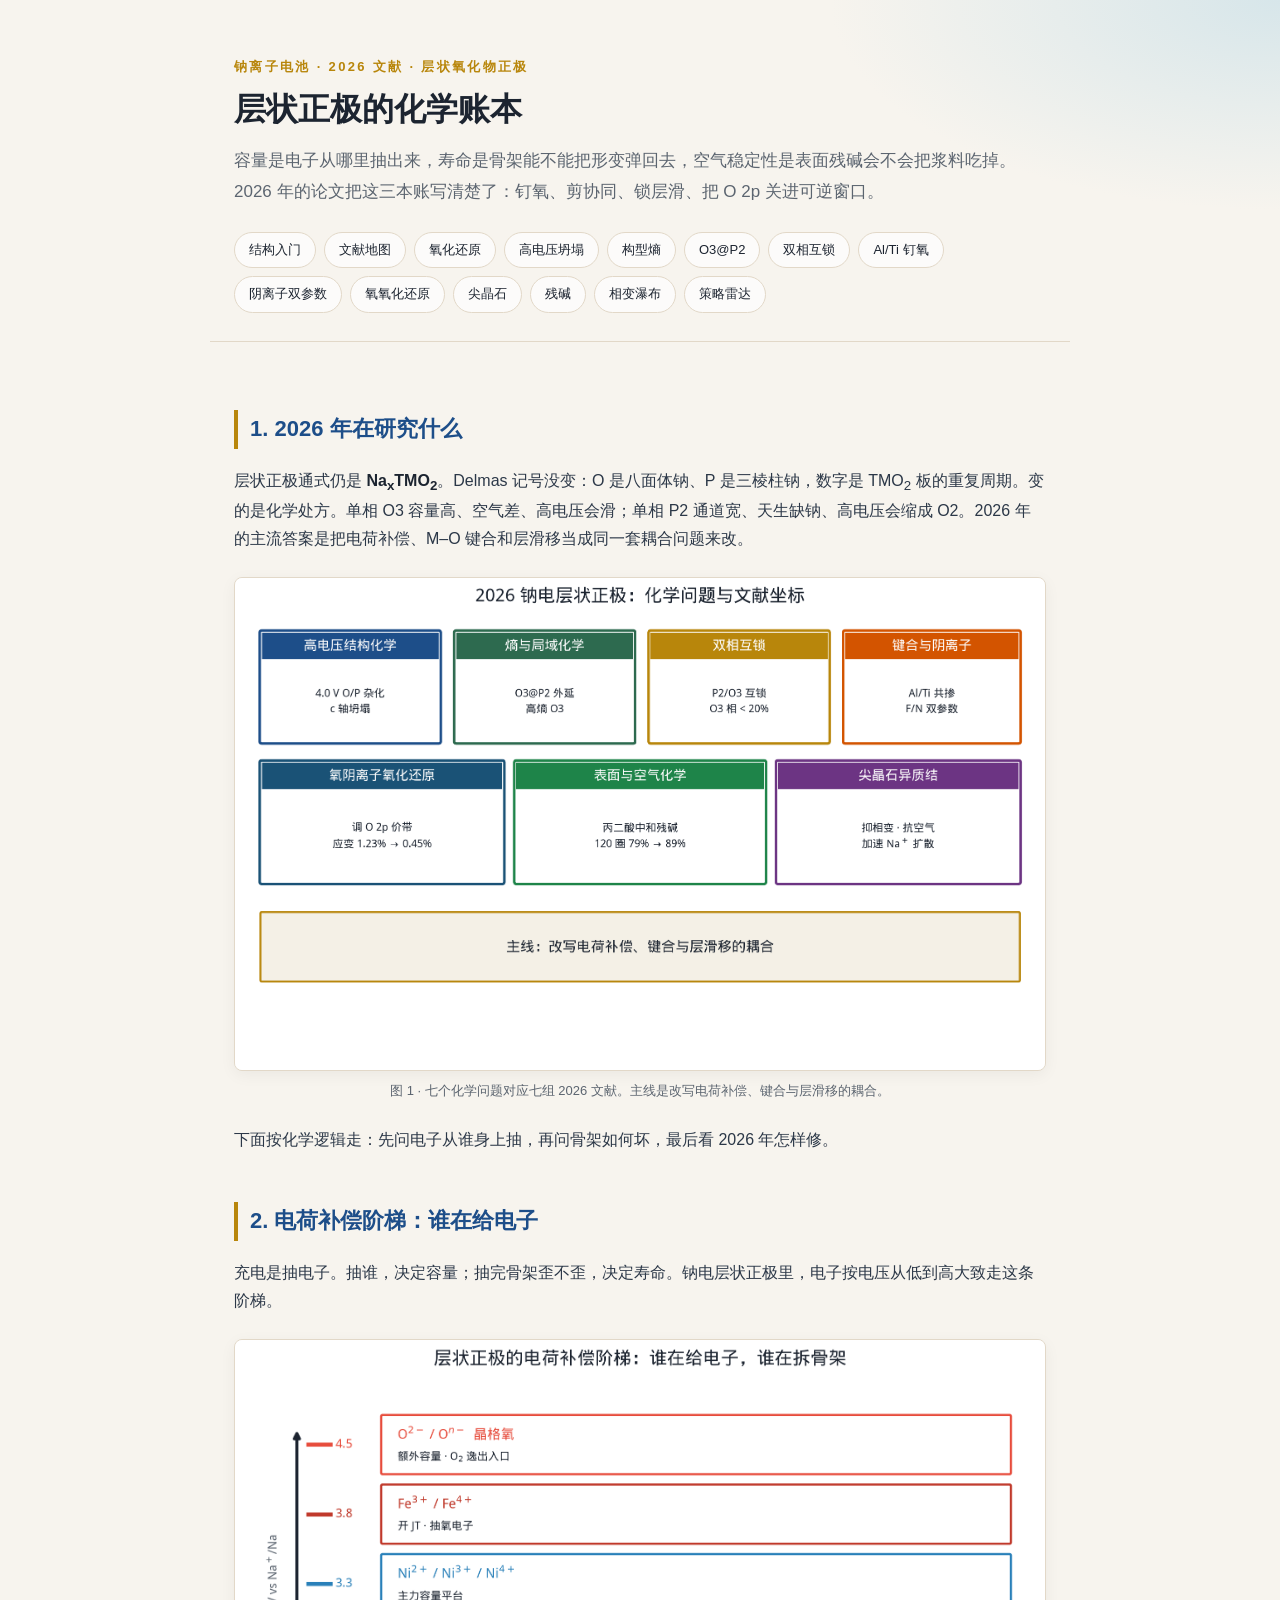
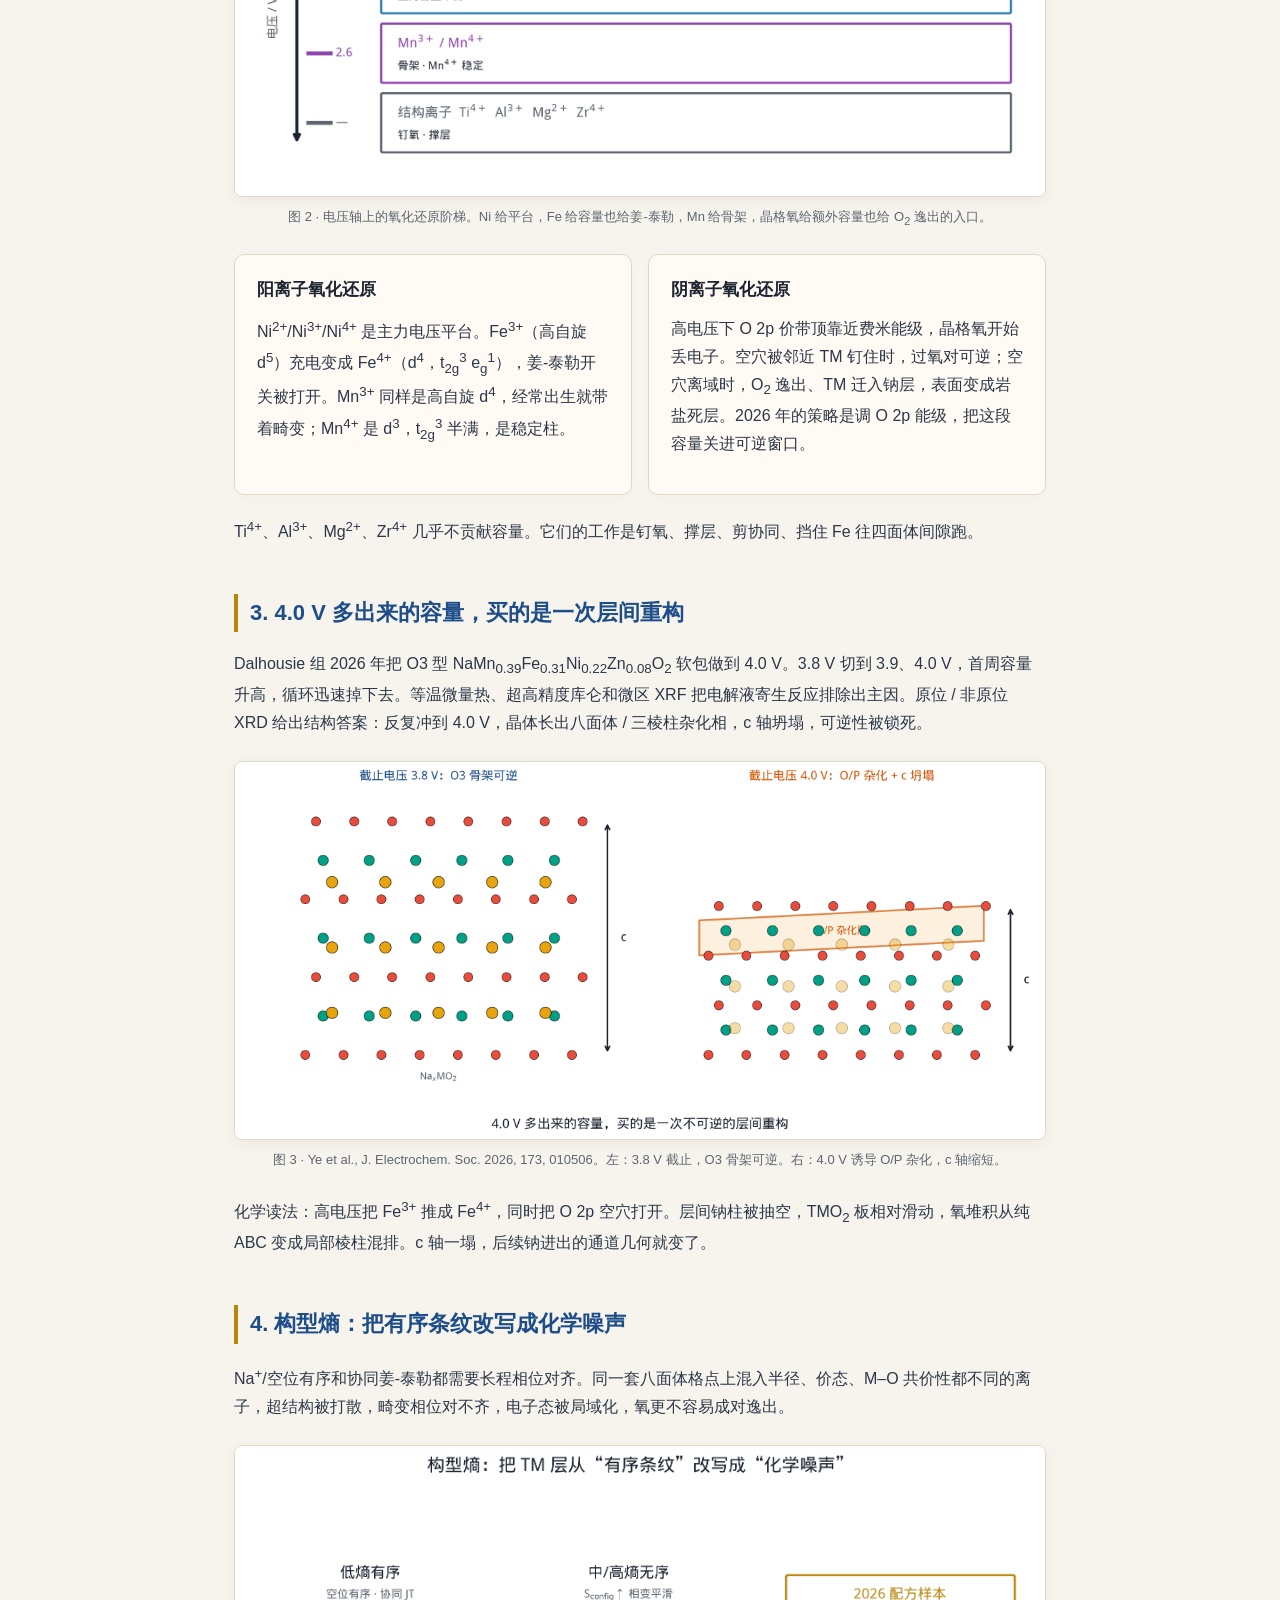
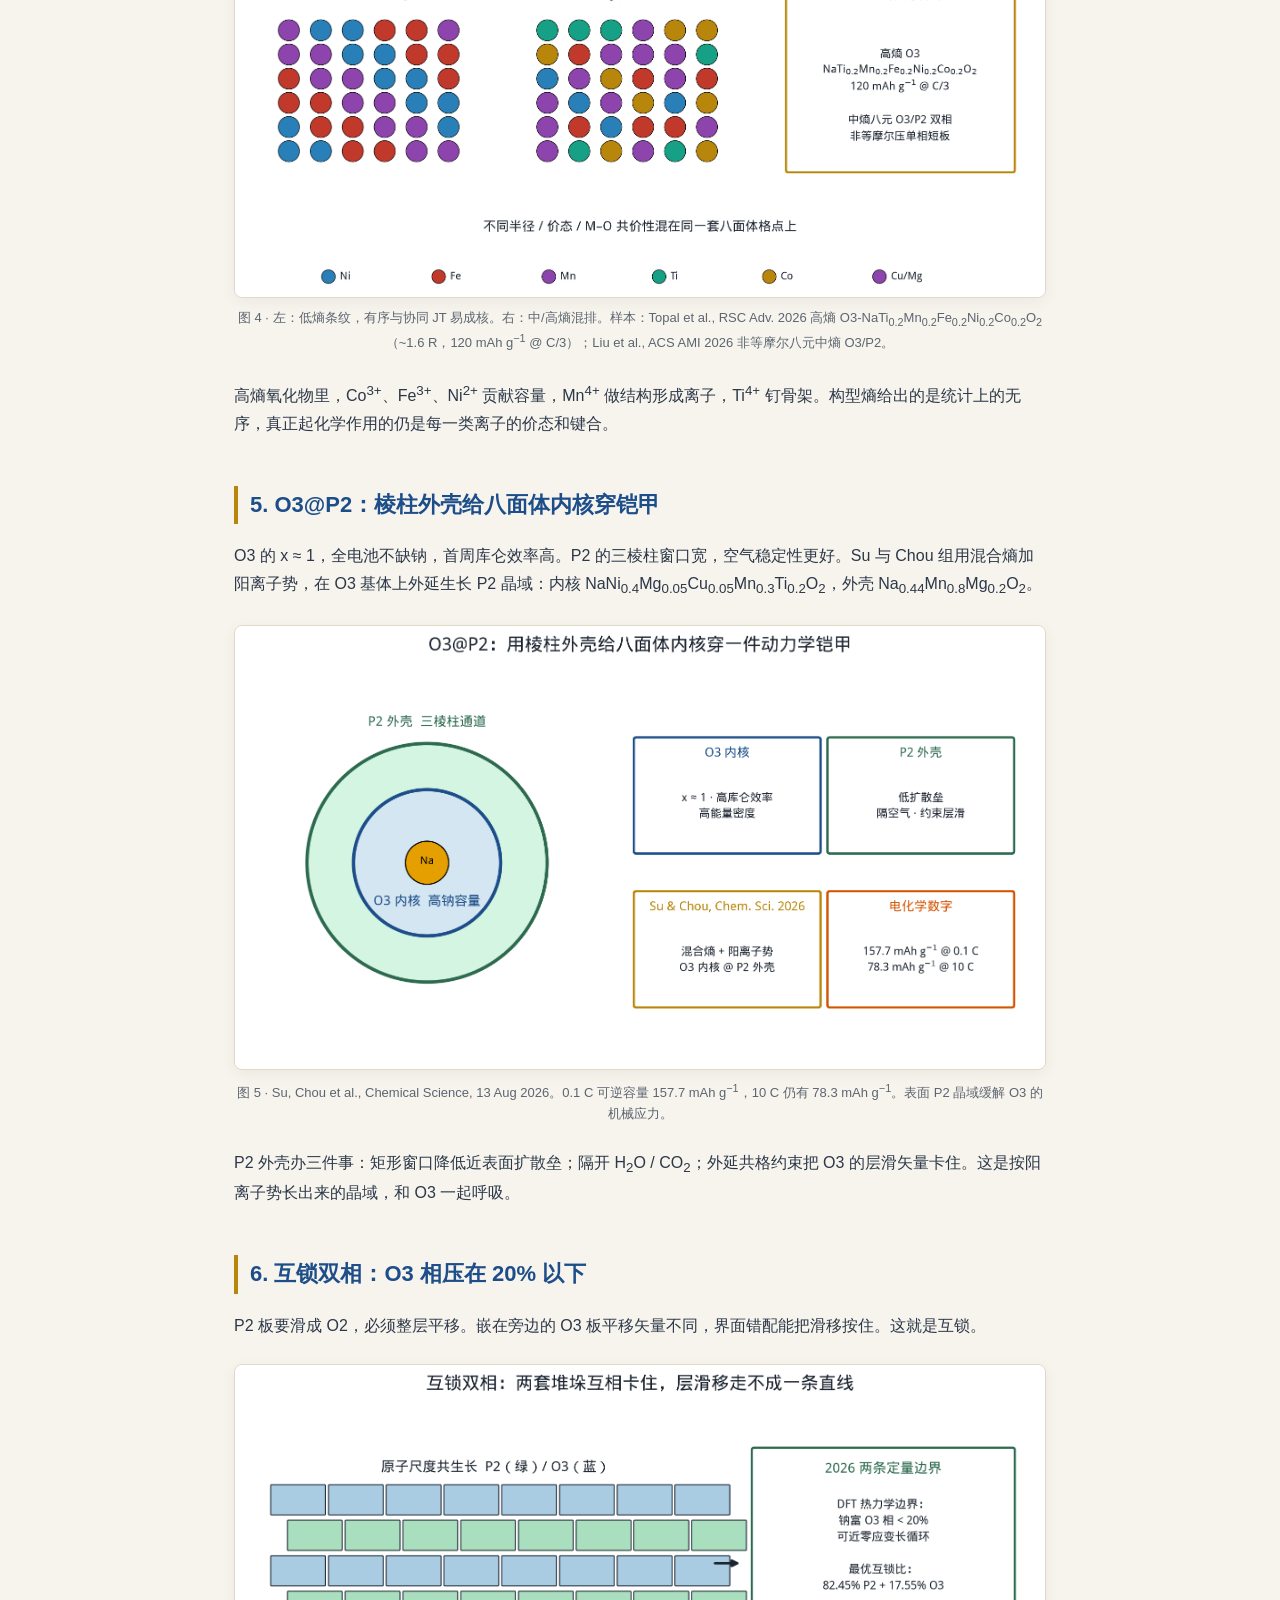
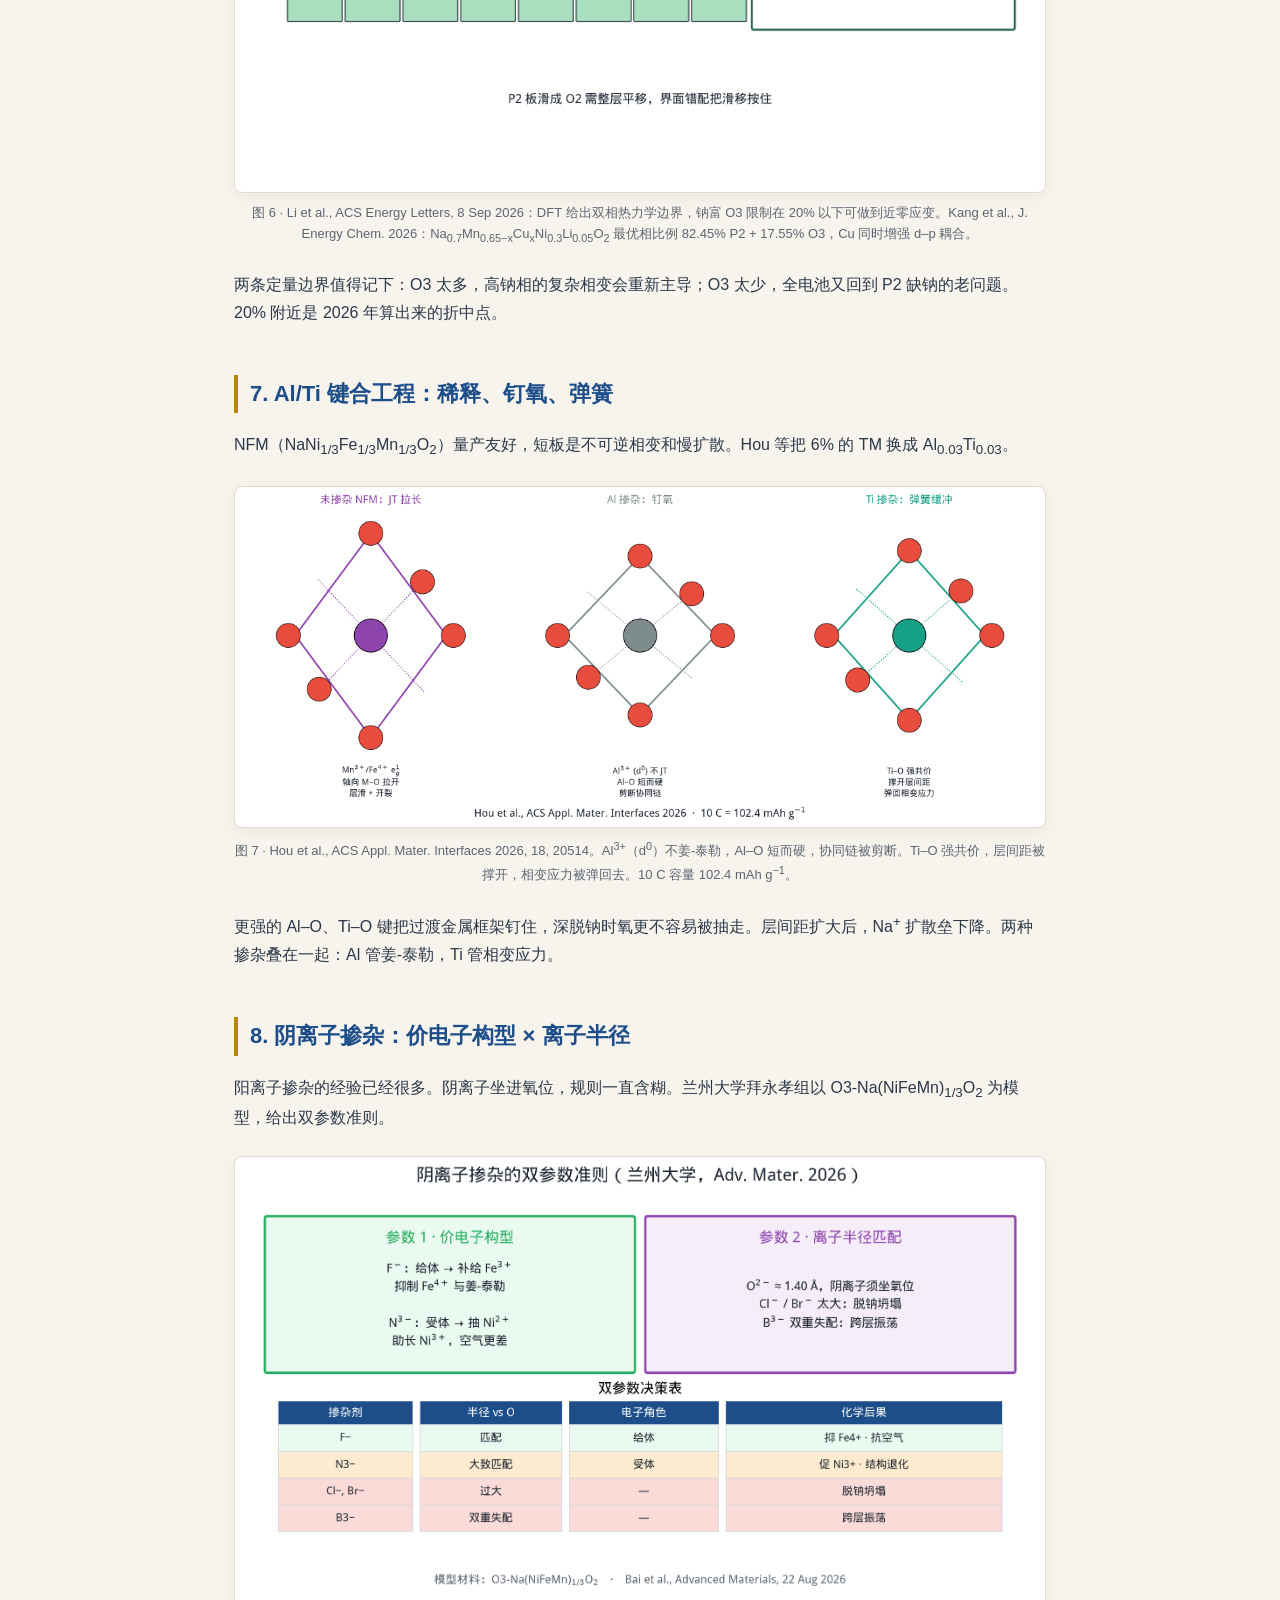
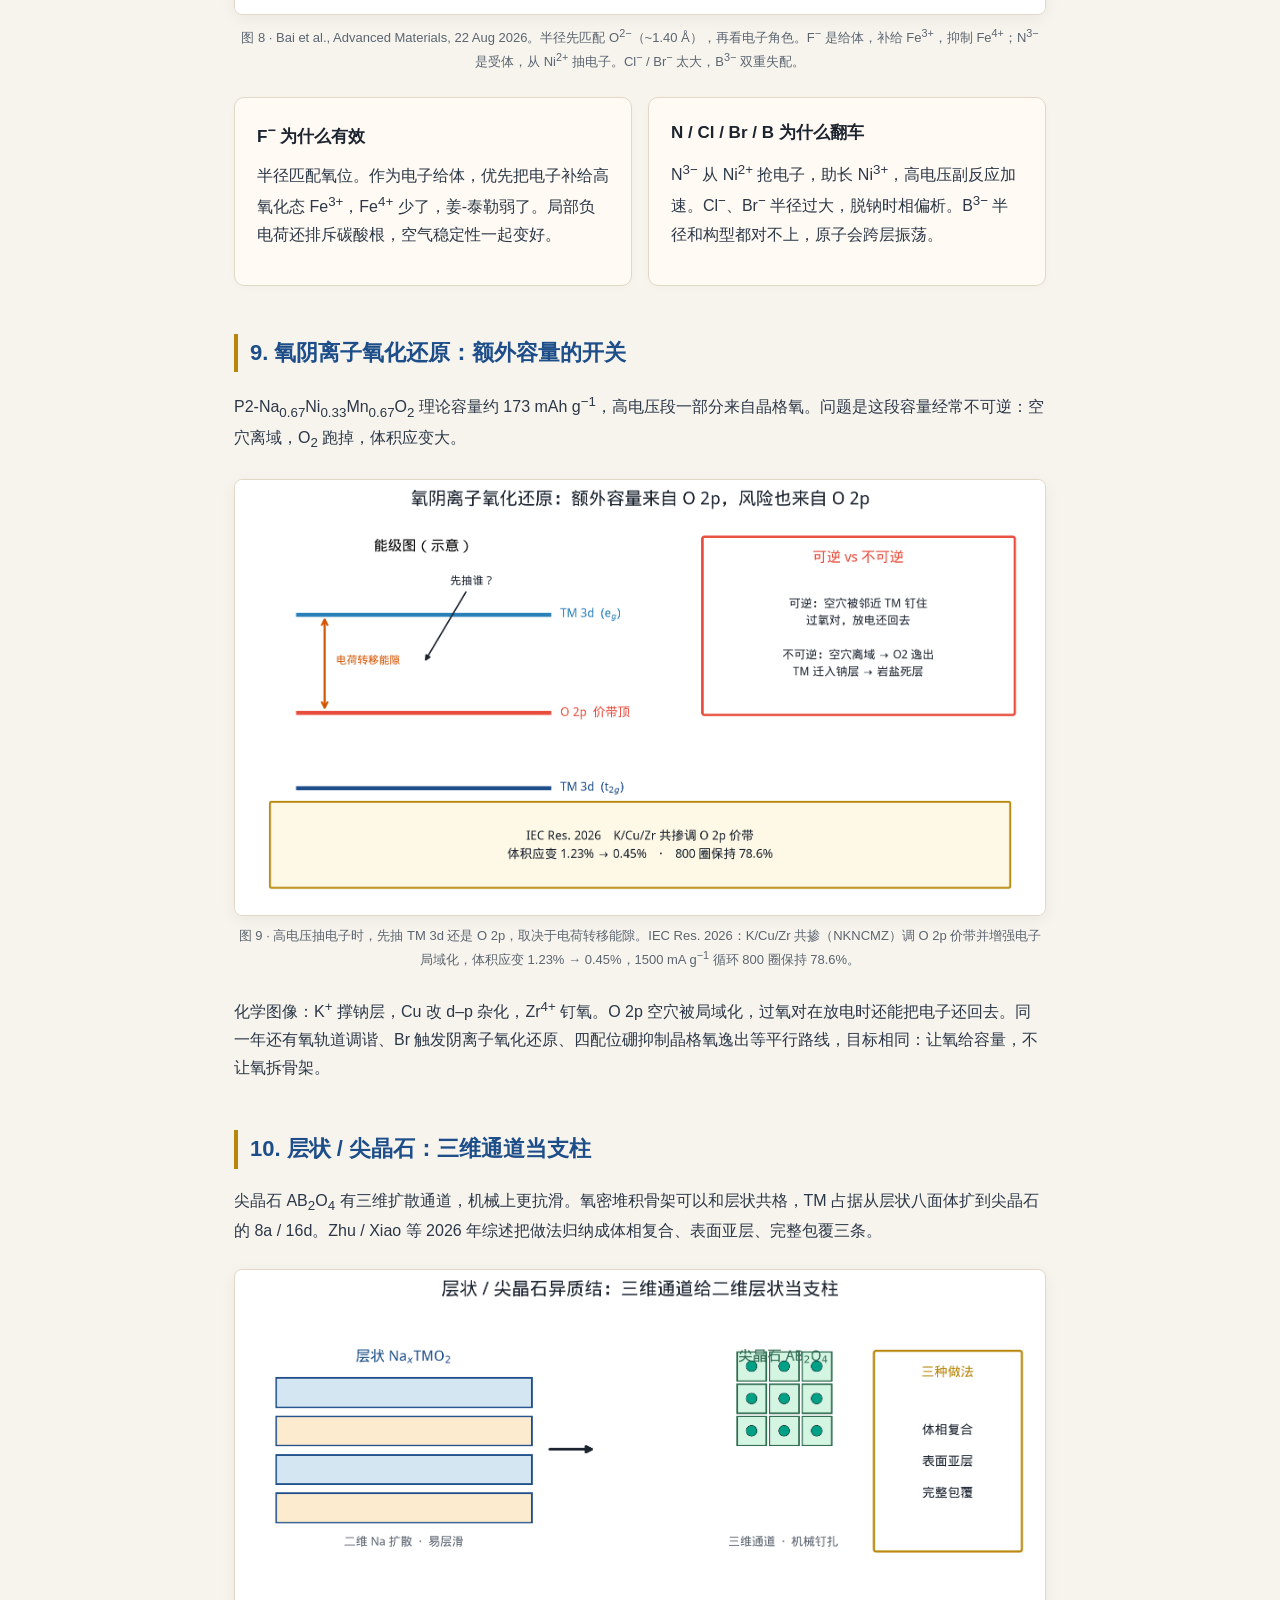
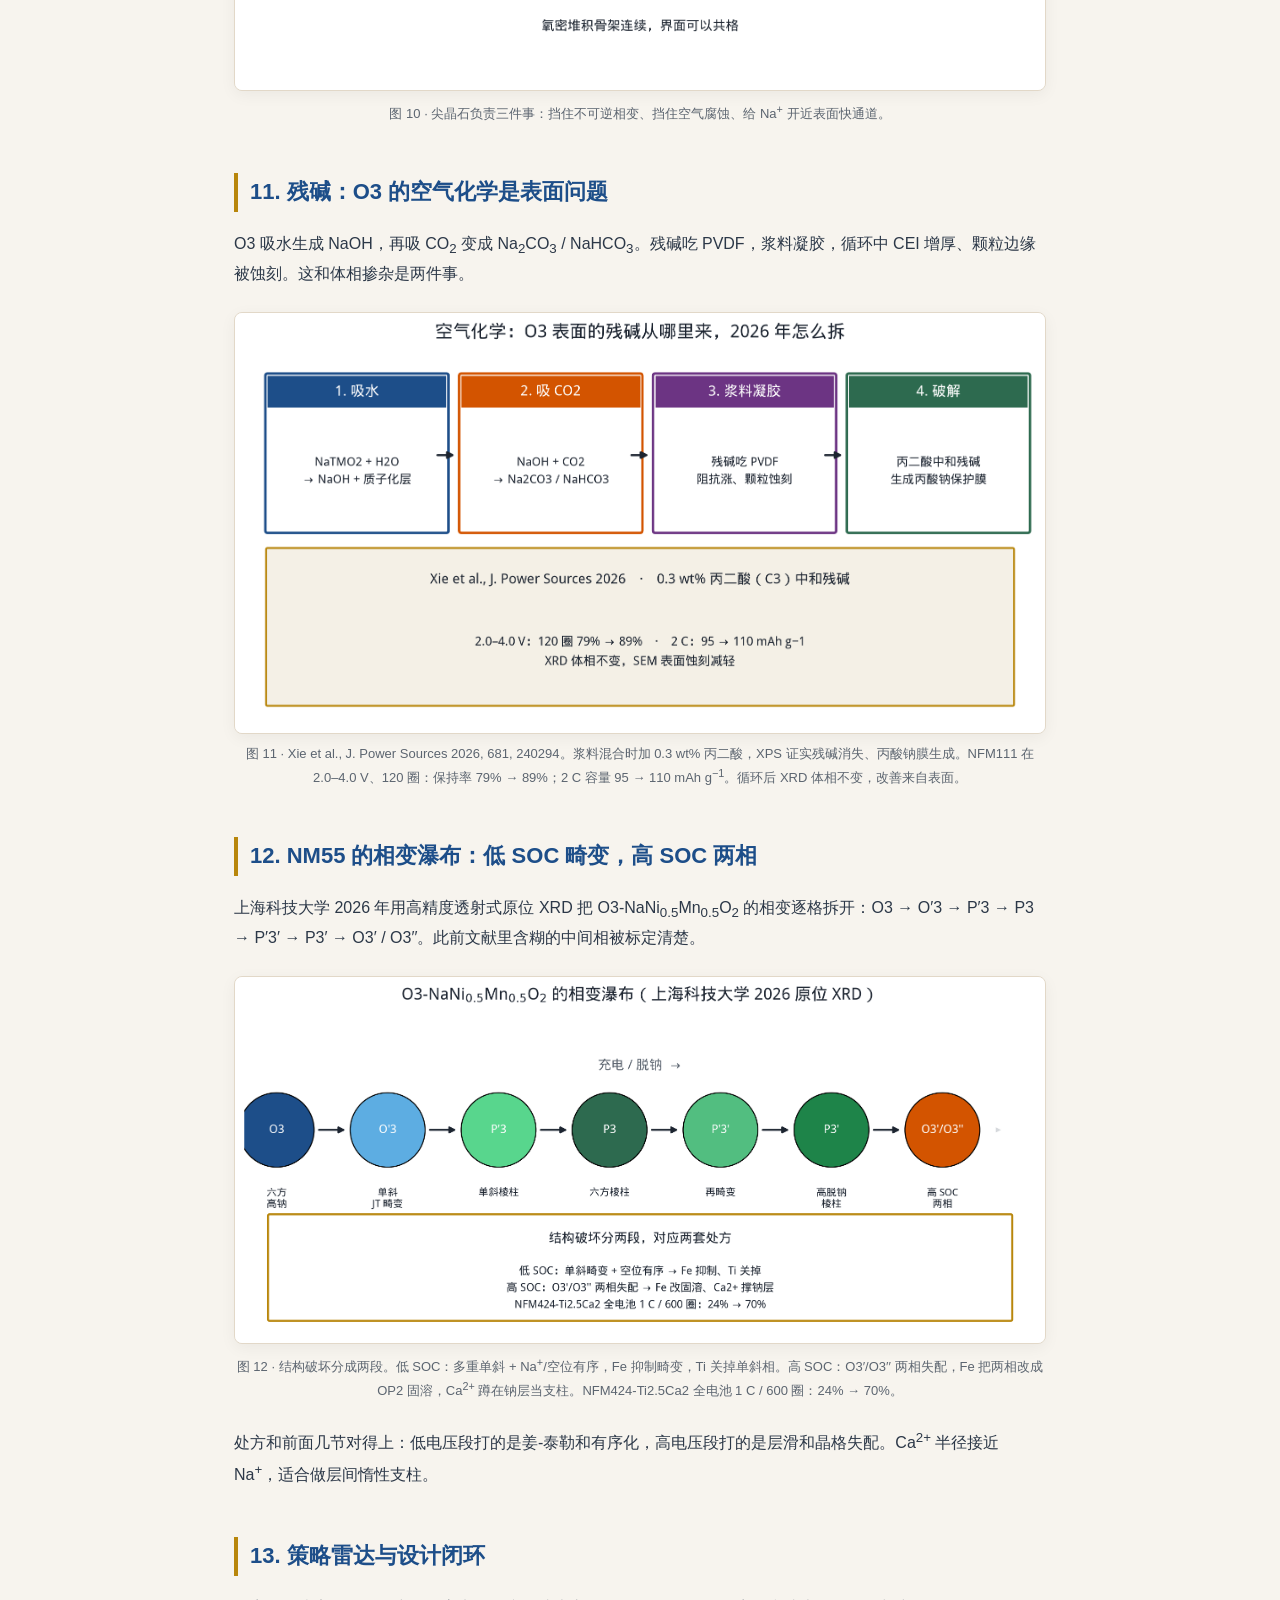
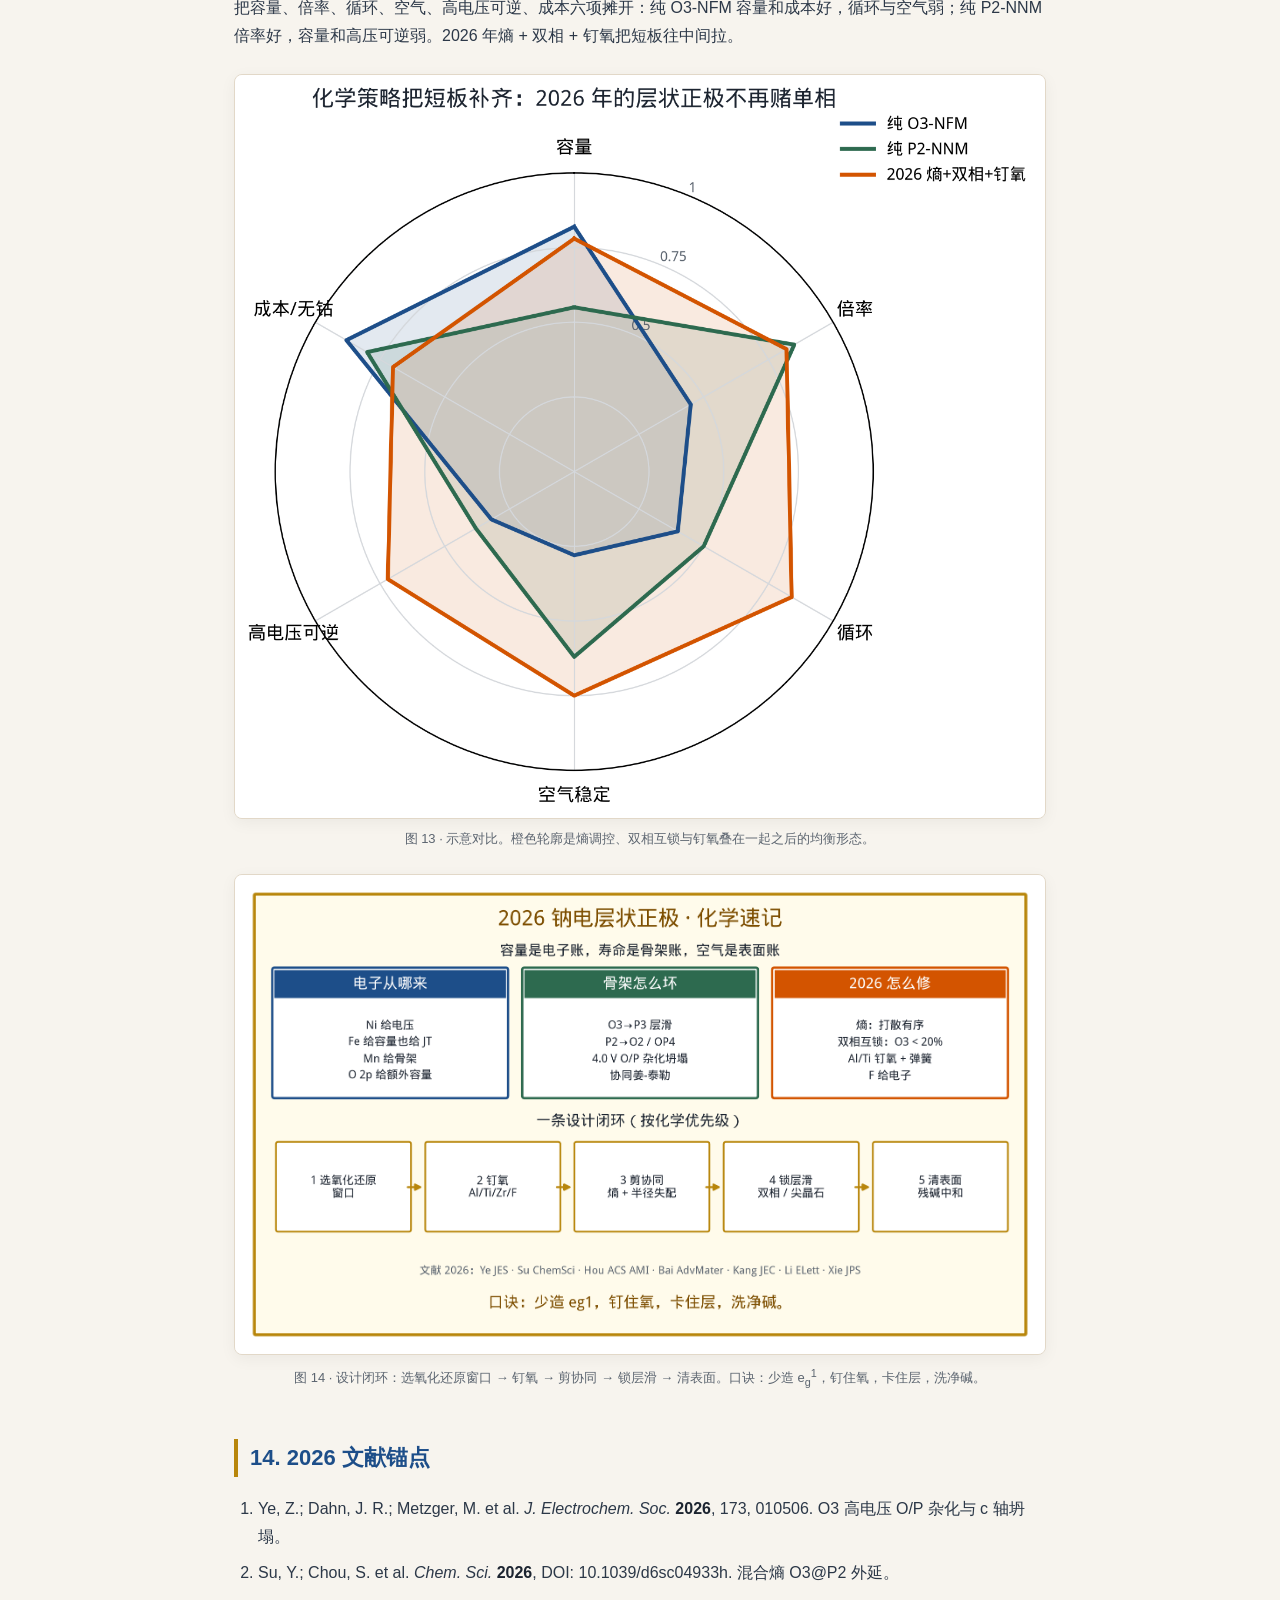
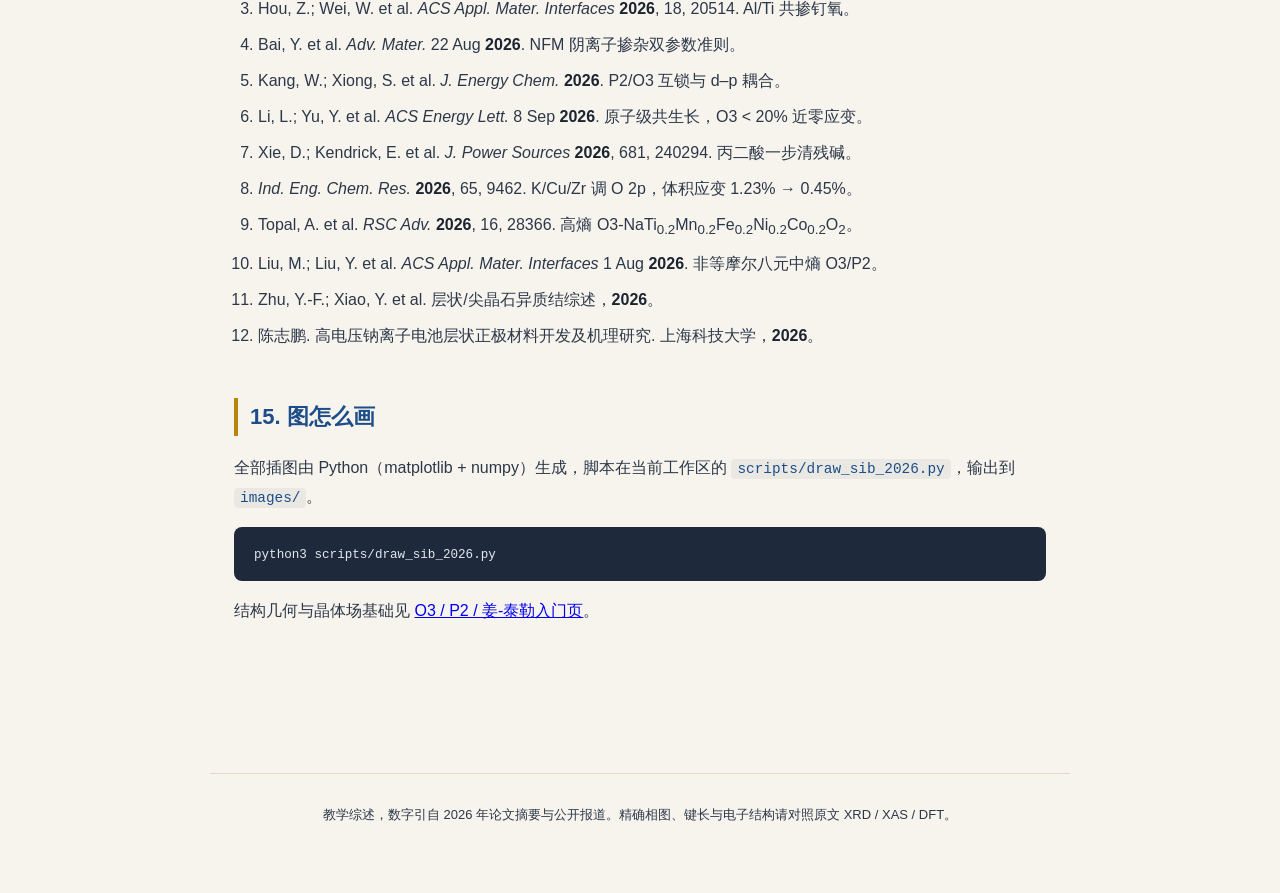
<file: sib-2026.html>
<!DOCTYPE html>
<html lang="zh-CN">
<head>
  <meta charset="UTF-8" />
  <meta name="viewport" content="width=device-width, initial-scale=1.0" />
  <title>2026 钠电层状正极：化学视角</title>
  <link rel="stylesheet" href="style.css" />
</head>
<body>
  <header class="hero">
    <p class="kicker">钠离子电池 · 2026 文献 · 层状氧化物正极</p>
    <h1>层状正极的化学账本</h1>
    <p class="lead">容量是电子从哪里抽出来，寿命是骨架能不能把形变弹回去，空气稳定性是表面残碱会不会把浆料吃掉。2026 年的论文把这三本账写清楚了：钉氧、剪协同、锁层滑、把 O 2p 关进可逆窗口。</p>
    <nav class="toc">
      <a href="index.html">结构入门</a>
      <a href="#map">文献地图</a>
      <a href="#redox">氧化还原</a>
      <a href="#highv">高电压坍塌</a>
      <a href="#entropy">构型熵</a>
      <a href="#core">O3@P2</a>
      <a href="#lock">双相互锁</a>
      <a href="#bond">Al/Ti 钉氧</a>
      <a href="#anion">阴离子双参数</a>
      <a href="#oxygen">氧氧化还原</a>
      <a href="#spinel">尖晶石</a>
      <a href="#air">残碱</a>
      <a href="#cascade">相变瀑布</a>
      <a href="#radar">策略雷达</a>
    </nav>
  </header>

  <main>
    <section id="map">
      <h2>1. 2026 年在研究什么</h2>
      <p>层状正极通式仍是 <strong>Na<sub>x</sub>TMO<sub>2</sub></strong>。Delmas 记号没变：O 是八面体钠、P 是三棱柱钠，数字是 TMO<sub>2</sub> 板的重复周期。变的是化学处方。单相 O3 容量高、空气差、高电压会滑；单相 P2 通道宽、天生缺钠、高电压会缩成 O2。2026 年的主流答案是把电荷补偿、M–O 键合和层滑移当成同一套耦合问题来改。</p>
      <figure>
        <img src="images/30_lit_map_2026.png" alt="2026 钠电层状正极文献地图" />
        <figcaption>图 1 · 七个化学问题对应七组 2026 文献。主线是改写电荷补偿、键合与层滑移的耦合。</figcaption>
      </figure>
      <p>下面按化学逻辑走：先问电子从谁身上抽，再问骨架如何坏，最后看 2026 年怎样修。</p>
    </section>

    <section id="redox">
      <h2>2. 电荷补偿阶梯：谁在给电子</h2>
      <p>充电是抽电子。抽谁，决定容量；抽完骨架歪不歪，决定寿命。钠电层状正极里，电子按电压从低到高大致走这条阶梯。</p>
      <figure>
        <img src="images/31_redox_ladder.png" alt="层状正极电荷补偿阶梯" />
        <figcaption>图 2 · 电压轴上的氧化还原阶梯。Ni 给平台，Fe 给容量也给姜-泰勒，Mn 给骨架，晶格氧给额外容量也给 O<sub>2</sub> 逸出的入口。</figcaption>
      </figure>
      <div class="grid two">
        <article>
          <h3>阳离子氧化还原</h3>
          <p>Ni<sup>2+</sup>/Ni<sup>3+</sup>/Ni<sup>4+</sup> 是主力电压平台。Fe<sup>3+</sup>（高自旋 d<sup>5</sup>）充电变成 Fe<sup>4+</sup>（d<sup>4</sup>，t<sub>2g</sub><sup>3</sup> e<sub>g</sub><sup>1</sup>），姜-泰勒开关被打开。Mn<sup>3+</sup> 同样是高自旋 d<sup>4</sup>，经常出生就带着畸变；Mn<sup>4+</sup> 是 d<sup>3</sup>，t<sub>2g</sub><sup>3</sup> 半满，是稳定柱。</p>
        </article>
        <article>
          <h3>阴离子氧化还原</h3>
          <p>高电压下 O 2p 价带顶靠近费米能级，晶格氧开始丢电子。空穴被邻近 TM 钉住时，过氧对可逆；空穴离域时，O<sub>2</sub> 逸出、TM 迁入钠层，表面变成岩盐死层。2026 年的策略是调 O 2p 能级，把这段容量关进可逆窗口。</p>
        </article>
      </div>
      <p>Ti<sup>4+</sup>、Al<sup>3+</sup>、Mg<sup>2+</sup>、Zr<sup>4+</sup> 几乎不贡献容量。它们的工作是钉氧、撑层、剪协同、挡住 Fe 往四面体间隙跑。</p>
    </section>

    <section id="highv">
      <h2>3. 4.0 V 多出来的容量，买的是一次层间重构</h2>
      <p>Dalhousie 组 2026 年把 O3 型 NaMn<sub>0.39</sub>Fe<sub>0.31</sub>Ni<sub>0.22</sub>Zn<sub>0.08</sub>O<sub>2</sub> 软包做到 4.0 V。3.8 V 切到 3.9、4.0 V，首周容量升高，循环迅速掉下去。等温微量热、超高精度库仑和微区 XRF 把电解液寄生反应排除出主因。原位 / 非原位 XRD 给出结构答案：反复冲到 4.0 V，晶体长出八面体 / 三棱柱杂化相，c 轴坍塌，可逆性被锁死。</p>
      <figure>
        <img src="images/32_highV_collapse.png" alt="3.8 V 可逆骨架与 4.0 V c 轴坍塌" />
        <figcaption>图 3 · Ye et al., J. Electrochem. Soc. 2026, 173, 010506。左：3.8 V 截止，O3 骨架可逆。右：4.0 V 诱导 O/P 杂化，c 轴缩短。</figcaption>
      </figure>
      <p>化学读法：高电压把 Fe<sup>3+</sup> 推成 Fe<sup>4+</sup>，同时把 O 2p 空穴打开。层间钠柱被抽空，TMO<sub>2</sub> 板相对滑动，氧堆积从纯 ABC 变成局部棱柱混排。c 轴一塌，后续钠进出的通道几何就变了。</p>
    </section>

    <section id="entropy">
      <h2>4. 构型熵：把有序条纹改写成化学噪声</h2>
      <p>Na<sup>+</sup>/空位有序和协同姜-泰勒都需要长程相位对齐。同一套八面体格点上混入半径、价态、M–O 共价性都不同的离子，超结构被打散，畸变相位对不齐，电子态被局域化，氧更不容易成对逸出。</p>
      <figure>
        <img src="images/33_entropy_mix.png" alt="低熵有序与高熵无序的 TM 层对比" />
        <figcaption>图 4 · 左：低熵条纹，有序与协同 JT 易成核。右：中/高熵混排。样本：Topal et al., RSC Adv. 2026 高熵 O3-NaTi<sub>0.2</sub>Mn<sub>0.2</sub>Fe<sub>0.2</sub>Ni<sub>0.2</sub>Co<sub>0.2</sub>O<sub>2</sub>（~1.6 R，120 mAh g<sup>−1</sup> @ C/3）；Liu et al., ACS AMI 2026 非等摩尔八元中熵 O3/P2。</figcaption>
      </figure>
      <p>高熵氧化物里，Co<sup>3+</sup>、Fe<sup>3+</sup>、Ni<sup>2+</sup> 贡献容量，Mn<sup>4+</sup> 做结构形成离子，Ti<sup>4+</sup> 钉骨架。构型熵给出的是统计上的无序，真正起化学作用的仍是每一类离子的价态和键合。</p>
    </section>

    <section id="core">
      <h2>5. O3@P2：棱柱外壳给八面体内核穿铠甲</h2>
      <p>O3 的 x ≈ 1，全电池不缺钠，首周库仑效率高。P2 的三棱柱窗口宽，空气稳定性更好。Su 与 Chou 组用混合熵加阳离子势，在 O3 基体上外延生长 P2 晶域：内核 NaNi<sub>0.4</sub>Mg<sub>0.05</sub>Cu<sub>0.05</sub>Mn<sub>0.3</sub>Ti<sub>0.2</sub>O<sub>2</sub>，外壳 Na<sub>0.44</sub>Mn<sub>0.8</sub>Mg<sub>0.2</sub>O<sub>2</sub>。</p>
      <figure>
        <img src="images/34_o3p2_core_shell.png" alt="O3@P2 核壳结构示意" />
        <figcaption>图 5 · Su, Chou et al., Chemical Science, 13 Aug 2026。0.1 C 可逆容量 157.7 mAh g<sup>−1</sup>，10 C 仍有 78.3 mAh g<sup>−1</sup>。表面 P2 晶域缓解 O3 的机械应力。</figcaption>
      </figure>
      <p>P2 外壳办三件事：矩形窗口降低近表面扩散垒；隔开 H<sub>2</sub>O / CO<sub>2</sub>；外延共格约束把 O3 的层滑矢量卡住。这是按阳离子势长出来的晶域，和 O3 一起呼吸。</p>
    </section>

    <section id="lock">
      <h2>6. 互锁双相：O3 相压在 20% 以下</h2>
      <p>P2 板要滑成 O2，必须整层平移。嵌在旁边的 O3 板平移矢量不同，界面错配能把滑移按住。这就是互锁。</p>
      <figure>
        <img src="images/35_interlock_p2o3.png" alt="P2/O3 原子尺度互锁" />
        <figcaption>图 6 · Li et al., ACS Energy Letters, 8 Sep 2026：DFT 给出双相热力学边界，钠富 O3 限制在 20% 以下可做到近零应变。Kang et al., J. Energy Chem. 2026：Na<sub>0.7</sub>Mn<sub>0.65−x</sub>Cu<sub>x</sub>Ni<sub>0.3</sub>Li<sub>0.05</sub>O<sub>2</sub> 最优相比例 82.45% P2 + 17.55% O3，Cu 同时增强 d–p 耦合。</figcaption>
      </figure>
      <p>两条定量边界值得记下：O3 太多，高钠相的复杂相变会重新主导；O3 太少，全电池又回到 P2 缺钠的老问题。20% 附近是 2026 年算出来的折中点。</p>
    </section>

    <section id="bond">
      <h2>7. Al/Ti 键合工程：稀释、钉氧、弹簧</h2>
      <p>NFM（NaNi<sub>1/3</sub>Fe<sub>1/3</sub>Mn<sub>1/3</sub>O<sub>2</sub>）量产友好，短板是不可逆相变和慢扩散。Hou 等把 6% 的 TM 换成 Al<sub>0.03</sub>Ti<sub>0.03</sub>。</p>
      <figure>
        <img src="images/36_alti_bonding.png" alt="Al/Ti 共掺对八面体几何的影响" />
        <figcaption>图 7 · Hou et al., ACS Appl. Mater. Interfaces 2026, 18, 20514。Al<sup>3+</sup>（d<sup>0</sup>）不姜-泰勒，Al–O 短而硬，协同链被剪断。Ti–O 强共价，层间距被撑开，相变应力被弹回去。10 C 容量 102.4 mAh g<sup>−1</sup>。</figcaption>
      </figure>
      <p>更强的 Al–O、Ti–O 键把过渡金属框架钉住，深脱钠时氧更不容易被抽走。层间距扩大后，Na<sup>+</sup> 扩散垒下降。两种掺杂叠在一起：Al 管姜-泰勒，Ti 管相变应力。</p>
    </section>

    <section id="anion">
      <h2>8. 阴离子掺杂：价电子构型 × 离子半径</h2>
      <p>阳离子掺杂的经验已经很多。阴离子坐进氧位，规则一直含糊。兰州大学拜永孝组以 O3-Na(NiFeMn)<sub>1/3</sub>O<sub>2</sub> 为模型，给出双参数准则。</p>
      <figure>
        <img src="images/37_anion_dual.png" alt="阴离子掺杂双参数决策表" />
        <figcaption>图 8 · Bai et al., Advanced Materials, 22 Aug 2026。半径先匹配 O<sup>2−</sup>（~1.40 Å），再看电子角色。F<sup>−</sup> 是给体，补给 Fe<sup>3+</sup>，抑制 Fe<sup>4+</sup>；N<sup>3−</sup> 是受体，从 Ni<sup>2+</sup> 抽电子。Cl<sup>−</sup> / Br<sup>−</sup> 太大，B<sup>3−</sup> 双重失配。</figcaption>
      </figure>
      <div class="grid two">
        <article>
          <h3>F<sup>−</sup> 为什么有效</h3>
          <p>半径匹配氧位。作为电子给体，优先把电子补给高氧化态 Fe<sup>3+</sup>，Fe<sup>4+</sup> 少了，姜-泰勒弱了。局部负电荷还排斥碳酸根，空气稳定性一起变好。</p>
        </article>
        <article>
          <h3>N / Cl / Br / B 为什么翻车</h3>
          <p>N<sup>3−</sup> 从 Ni<sup>2+</sup> 抢电子，助长 Ni<sup>3+</sup>，高电压副反应加速。Cl<sup>−</sup>、Br<sup>−</sup> 半径过大，脱钠时相偏析。B<sup>3−</sup> 半径和构型都对不上，原子会跨层振荡。</p>
        </article>
      </div>
    </section>

    <section id="oxygen">
      <h2>9. 氧阴离子氧化还原：额外容量的开关</h2>
      <p>P2-Na<sub>0.67</sub>Ni<sub>0.33</sub>Mn<sub>0.67</sub>O<sub>2</sub> 理论容量约 173 mAh g<sup>−1</sup>，高电压段一部分来自晶格氧。问题是这段容量经常不可逆：空穴离域，O<sub>2</sub> 跑掉，体积应变大。</p>
      <figure>
        <img src="images/38_oxygen_redox.png" alt="O 2p 与 TM 3d 能级及可逆性" />
        <figcaption>图 9 · 高电压抽电子时，先抽 TM 3d 还是 O 2p，取决于电荷转移能隙。IEC Res. 2026：K/Cu/Zr 共掺（NKNCMZ）调 O 2p 价带并增强电子局域化，体积应变 1.23% → 0.45%，1500 mA g<sup>−1</sup> 循环 800 圈保持 78.6%。</figcaption>
      </figure>
      <p>化学图像：K<sup>+</sup> 撑钠层，Cu 改 d–p 杂化，Zr<sup>4+</sup> 钉氧。O 2p 空穴被局域化，过氧对在放电时还能把电子还回去。同一年还有氧轨道调谐、Br 触发阴离子氧化还原、四配位硼抑制晶格氧逸出等平行路线，目标相同：让氧给容量，不让氧拆骨架。</p>
    </section>

    <section id="spinel">
      <h2>10. 层状 / 尖晶石：三维通道当支柱</h2>
      <p>尖晶石 AB<sub>2</sub>O<sub>4</sub> 有三维扩散通道，机械上更抗滑。氧密堆积骨架可以和层状共格，TM 占据从层状八面体扩到尖晶石的 8a / 16d。Zhu / Xiao 等 2026 年综述把做法归纳成体相复合、表面亚层、完整包覆三条。</p>
      <figure>
        <img src="images/39_spinel_hetero.png" alt="层状与尖晶石异质结" />
        <figcaption>图 10 · 尖晶石负责三件事：挡住不可逆相变、挡住空气腐蚀、给 Na<sup>+</sup> 开近表面快通道。</figcaption>
      </figure>
    </section>

    <section id="air">
      <h2>11. 残碱：O3 的空气化学是表面问题</h2>
      <p>O3 吸水生成 NaOH，再吸 CO<sub>2</sub> 变成 Na<sub>2</sub>CO<sub>3</sub> / NaHCO<sub>3</sub>。残碱吃 PVDF，浆料凝胶，循环中 CEI 增厚、颗粒边缘被蚀刻。这和体相掺杂是两件事。</p>
      <figure>
        <img src="images/40_air_surface.png" alt="残碱生成路径与丙二酸中和" />
        <figcaption>图 11 · Xie et al., J. Power Sources 2026, 681, 240294。浆料混合时加 0.3 wt% 丙二酸，XPS 证实残碱消失、丙酸钠膜生成。NFM111 在 2.0–4.0 V、120 圈：保持率 79% → 89%；2 C 容量 95 → 110 mAh g<sup>−1</sup>。循环后 XRD 体相不变，改善来自表面。</figcaption>
      </figure>
    </section>

    <section id="cascade">
      <h2>12. NM55 的相变瀑布：低 SOC 畸变，高 SOC 两相</h2>
      <p>上海科技大学 2026 年用高精度透射式原位 XRD 把 O3-NaNi<sub>0.5</sub>Mn<sub>0.5</sub>O<sub>2</sub> 的相变逐格拆开：O3 → O′3 → P′3 → P3 → P′3′ → P3′ → O3′ / O3′′。此前文献里含糊的中间相被标定清楚。</p>
      <figure>
        <img src="images/41_nm55_cascade.png" alt="NM55 充电相变瀑布" />
        <figcaption>图 12 · 结构破坏分成两段。低 SOC：多重单斜 + Na<sup>+</sup>/空位有序，Fe 抑制畸变，Ti 关掉单斜相。高 SOC：O3′/O3′′ 两相失配，Fe 把两相改成 OP2 固溶，Ca<sup>2+</sup> 蹲在钠层当支柱。NFM424-Ti2.5Ca2 全电池 1 C / 600 圈：24% → 70%。</figcaption>
      </figure>
      <p>处方和前面几节对得上：低电压段打的是姜-泰勒和有序化，高电压段打的是层滑和晶格失配。Ca<sup>2+</sup> 半径接近 Na<sup>+</sup>，适合做层间惰性支柱。</p>
    </section>

    <section id="radar">
      <h2>13. 策略雷达与设计闭环</h2>
      <p>把容量、倍率、循环、空气、高电压可逆、成本六项摊开：纯 O3-NFM 容量和成本好，循环与空气弱；纯 P2-NNM 倍率好，容量和高压可逆弱。2026 年熵 + 双相 + 钉氧把短板往中间拉。</p>
      <figure>
        <img src="images/42_strategy_radar.png" alt="O3、P2 与 2026 综合策略雷达图" />
        <figcaption>图 13 · 示意对比。橙色轮廓是熵调控、双相互锁与钉氧叠在一起之后的均衡形态。</figcaption>
      </figure>
      <figure>
        <img src="images/43_poster_2026.png" alt="2026 层状正极化学速记海报" />
        <figcaption>图 14 · 设计闭环：选氧化还原窗口 → 钉氧 → 剪协同 → 锁层滑 → 清表面。口诀：少造 e<sub>g</sub><sup>1</sup>，钉住氧，卡住层，洗净碱。</figcaption>
      </figure>
    </section>

    <section id="refs">
      <h2>14. 2026 文献锚点</h2>
      <ol>
        <li>Ye, Z.; Dahn, J. R.; Metzger, M. et al. <em>J. Electrochem. Soc.</em> <strong>2026</strong>, 173, 010506. O3 高电压 O/P 杂化与 c 轴坍塌。</li>
        <li>Su, Y.; Chou, S. et al. <em>Chem. Sci.</em> <strong>2026</strong>, DOI: 10.1039/d6sc04933h. 混合熵 O3@P2 外延。</li>
        <li>Hou, Z.; Wei, W. et al. <em>ACS Appl. Mater. Interfaces</em> <strong>2026</strong>, 18, 20514. Al/Ti 共掺钉氧。</li>
        <li>Bai, Y. et al. <em>Adv. Mater.</em> 22 Aug <strong>2026</strong>. NFM 阴离子掺杂双参数准则。</li>
        <li>Kang, W.; Xiong, S. et al. <em>J. Energy Chem.</em> <strong>2026</strong>. P2/O3 互锁与 d–p 耦合。</li>
        <li>Li, L.; Yu, Y. et al. <em>ACS Energy Lett.</em> 8 Sep <strong>2026</strong>. 原子级共生长，O3 &lt; 20% 近零应变。</li>
        <li>Xie, D.; Kendrick, E. et al. <em>J. Power Sources</em> <strong>2026</strong>, 681, 240294. 丙二酸一步清残碱。</li>
        <li><em>Ind. Eng. Chem. Res.</em> <strong>2026</strong>, 65, 9462. K/Cu/Zr 调 O 2p，体积应变 1.23% → 0.45%。</li>
        <li>Topal, A. et al. <em>RSC Adv.</em> <strong>2026</strong>, 16, 28366. 高熵 O3-NaTi<sub>0.2</sub>Mn<sub>0.2</sub>Fe<sub>0.2</sub>Ni<sub>0.2</sub>Co<sub>0.2</sub>O<sub>2</sub>。</li>
        <li>Liu, M.; Liu, Y. et al. <em>ACS Appl. Mater. Interfaces</em> 1 Aug <strong>2026</strong>. 非等摩尔八元中熵 O3/P2。</li>
        <li>Zhu, Y.-F.; Xiao, Y. et al. 层状/尖晶石异质结综述，<strong>2026</strong>。</li>
        <li>陈志鹏. 高电压钠离子电池层状正极材料开发及机理研究. 上海科技大学，<strong>2026</strong>。</li>
      </ol>
    </section>

    <section id="script">
      <h2>15. 图怎么画</h2>
      <p>全部插图由 Python（matplotlib + numpy）生成，脚本在当前工作区的 <code>scripts/draw_sib_2026.py</code>，输出到 <code>images/</code>。</p>
      <pre><code>python3 scripts/draw_sib_2026.py</code></pre>
      <p>结构几何与晶体场基础见 <a href="index.html">O3 / P2 / 姜-泰勒入门页</a>。</p>
    </section>
  </main>

  <footer>
    <p>教学综述，数字引自 2026 年论文摘要与公开报道。精确相图、键长与电子结构请对照原文 XRD / XAS / DFT。</p>
  </footer>
</body>
</html>
</file>
<file: style.css>
:root {
  --ink: #1c2430;
  --muted: #5c6570;
  --paper: #f7f4ee;
  --card: #fffaf3;
  --line: #e2d8c8;
  --o3: #1d4e89;
  --p2: #2d6a4f;
  --accent: #b8860b;
  --max: 860px;
}

* { box-sizing: border-box; }

html { scroll-behavior: smooth; }

body {
  margin: 0;
  font-family: "Noto Sans CJK SC", "WenQuanYi Micro Hei", "Source Han Sans SC", "PingFang SC", "Microsoft YaHei", -apple-system, BlinkMacSystemFont, "Segoe UI", Roboto, sans-serif;
  color: var(--ink);
  background:
    radial-gradient(1200px 500px at 10% -10%, #efe4c8 0%, transparent 55%),
    radial-gradient(900px 420px at 100% 0%, #d7e6ea 0%, transparent 50%),
    var(--paper);
  line-height: 1.75;
  font-size: 16px;
}

.hero {
  max-width: var(--max);
  margin: 0 auto;
  padding: 56px 24px 28px;
  text-align: left;
  border-bottom: 1px solid var(--line);
}

.kicker {
  letter-spacing: 0.18em;
  text-transform: uppercase;
  font-size: 13px;
  font-weight: 700;
  color: var(--accent);
  margin: 0 0 10px;
}

h1 {
  font-size: 32px;
  line-height: 1.3;
  margin: 0 0 16px;
  color: var(--ink);
  font-weight: 800;
}

.lead {
  font-size: 17px;
  color: var(--muted);
  line-height: 1.8;
  margin: 0 0 24px;
}

.toc {
  display: flex;
  flex-wrap: wrap;
  gap: 8px;
  margin: 20px 0 0;
}

.toc a {
  display: inline-block;
  padding: 6px 14px;
  background: rgba(255, 255, 255, 0.7);
  border: 1px solid var(--line);
  border-radius: 20px;
  font-size: 13px;
  color: var(--ink);
  text-decoration: none;
  transition: all 0.2s ease;
}

.toc a:hover {
  background: var(--o3);
  color: #fff;
  border-color: var(--o3);
  transform: translateY(-1px);
}

main {
  max-width: var(--max);
  margin: 0 auto;
  padding: 32px 24px 60px;
}

section {
  margin-bottom: 48px;
  scroll-margin-top: 30px;
}

h2 {
  font-size: 22px;
  color: var(--o3);
  border-left: 4px solid var(--accent);
  padding-left: 12px;
  margin: 36px 0 18px;
  font-weight: 700;
}

h3 {
  font-size: 17px;
  color: var(--ink);
  margin: 0 0 10px;
  font-weight: 700;
}

p {
  margin: 0 0 16px;
  color: #2c3848;
}

ul, ol {
  margin: 0 0 20px 24px;
  padding: 0;
}

li {
  margin-bottom: 8px;
  color: #2c3848;
}

strong {
  color: var(--ink);
  font-weight: 700;
}

.grid {
  display: grid;
  gap: 16px;
  margin: 20px 0;
}

.grid.two {
  grid-template-columns: repeat(auto-fit, minmax(280px, 1fr));
}

article {
  background: var(--card);
  border: 1px solid var(--line);
  border-radius: 10px;
  padding: 20px 22px;
  box-shadow: 0 2px 8px rgba(0, 0, 0, 0.02);
}

figure {
  margin: 24px 0;
  text-align: center;
}

figure img {
  max-width: 100%;
  height: auto;
  display: block;
  margin: 0 auto;
  border-radius: 8px;
  border: 1px solid var(--line);
  box-shadow: 0 4px 16px rgba(0, 0, 0, 0.05);
  background: #fff;
}

figcaption {
  font-size: 13px;
  color: var(--muted);
  margin-top: 10px;
  line-height: 1.6;
}

pre {
  background: #1e293b;
  color: #e2e8f0;
  padding: 16px 20px;
  border-radius: 8px;
  overflow-x: auto;
  font-size: 14px;
  line-height: 1.6;
  font-family: Consolas, Monaco, "Courier New", monospace;
  margin: 16px 0;
}

code {
  font-family: Consolas, Monaco, "Courier New", monospace;
  background: rgba(0, 0, 0, 0.05);
  padding: 2px 6px;
  border-radius: 4px;
  font-size: 0.9em;
  color: var(--o3);
}

pre code {
  background: transparent;
  padding: 0;
  color: inherit;
}

footer {
  max-width: var(--max);
  margin: 40px auto 0;
  padding: 30px 24px 50px;
  border-top: 1px solid var(--line);
  text-align: center;
  font-size: 13px;
  color: var(--muted);
}
</file>
